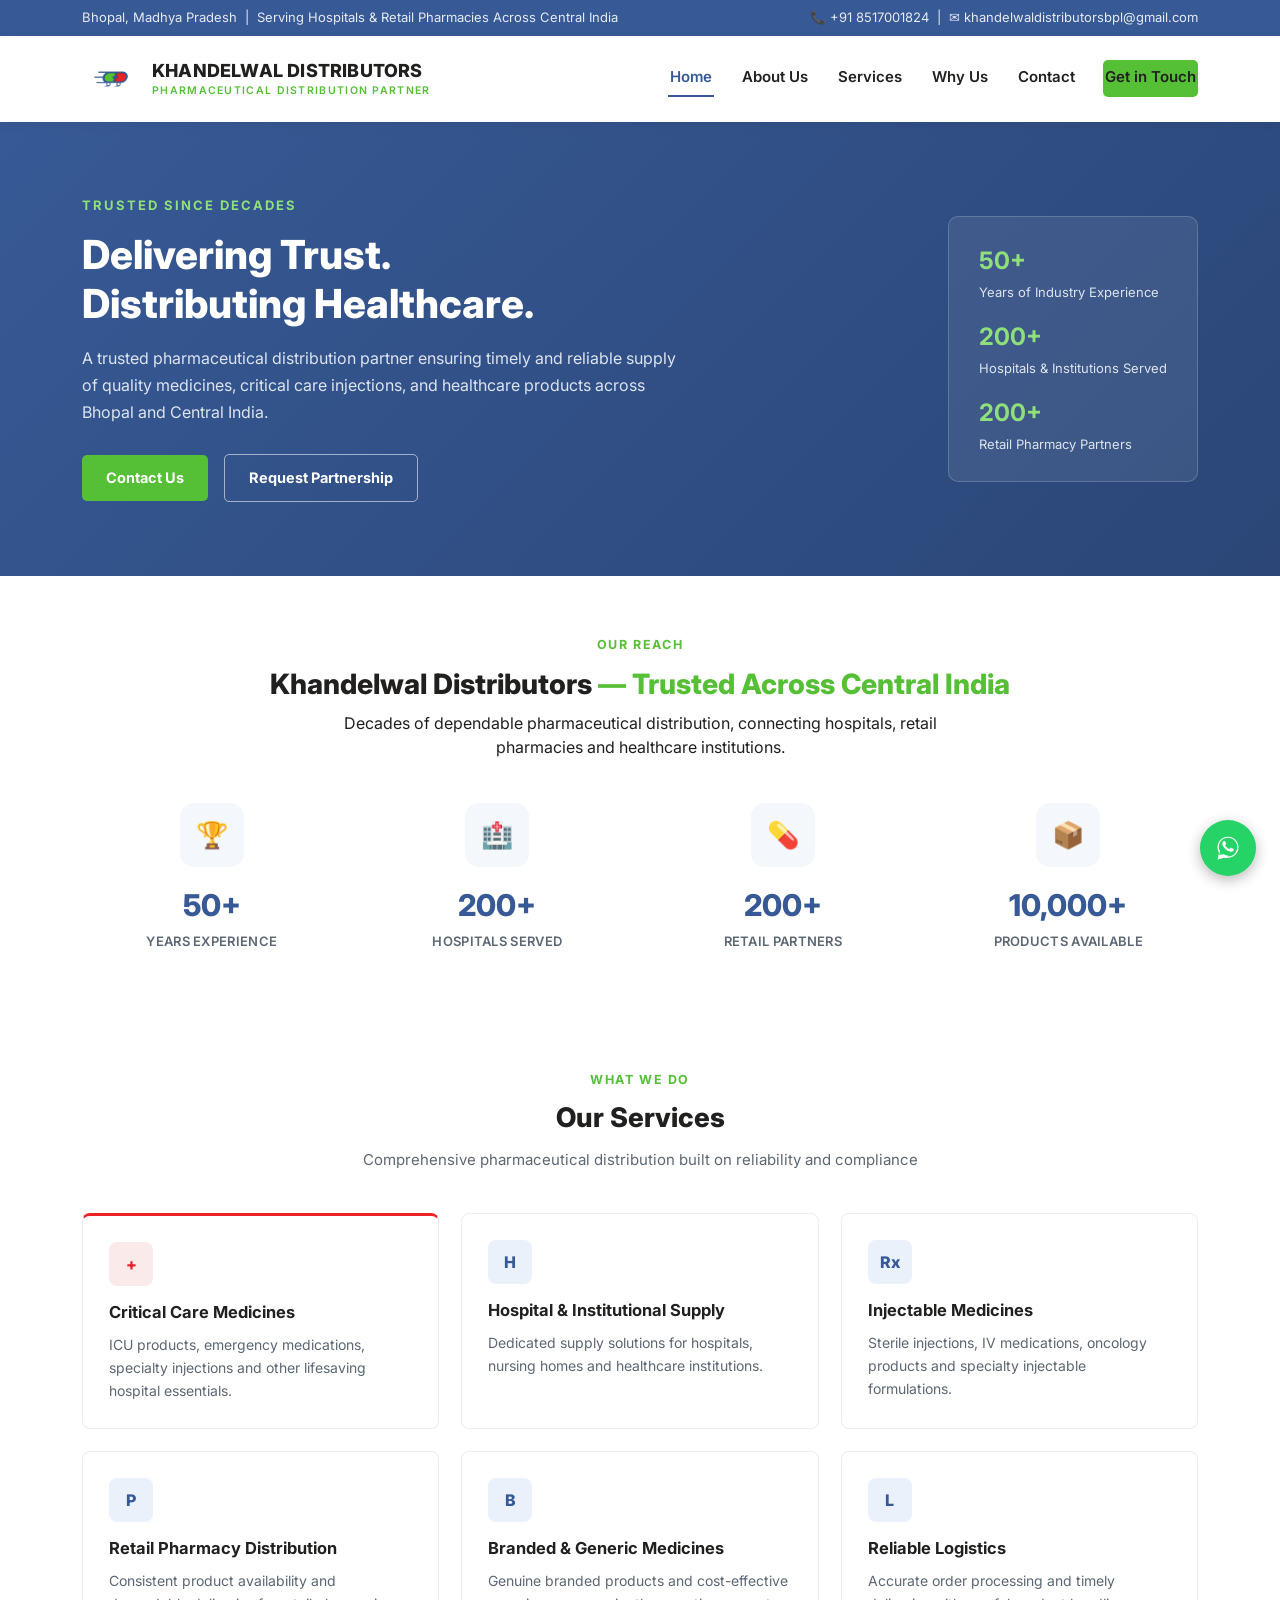
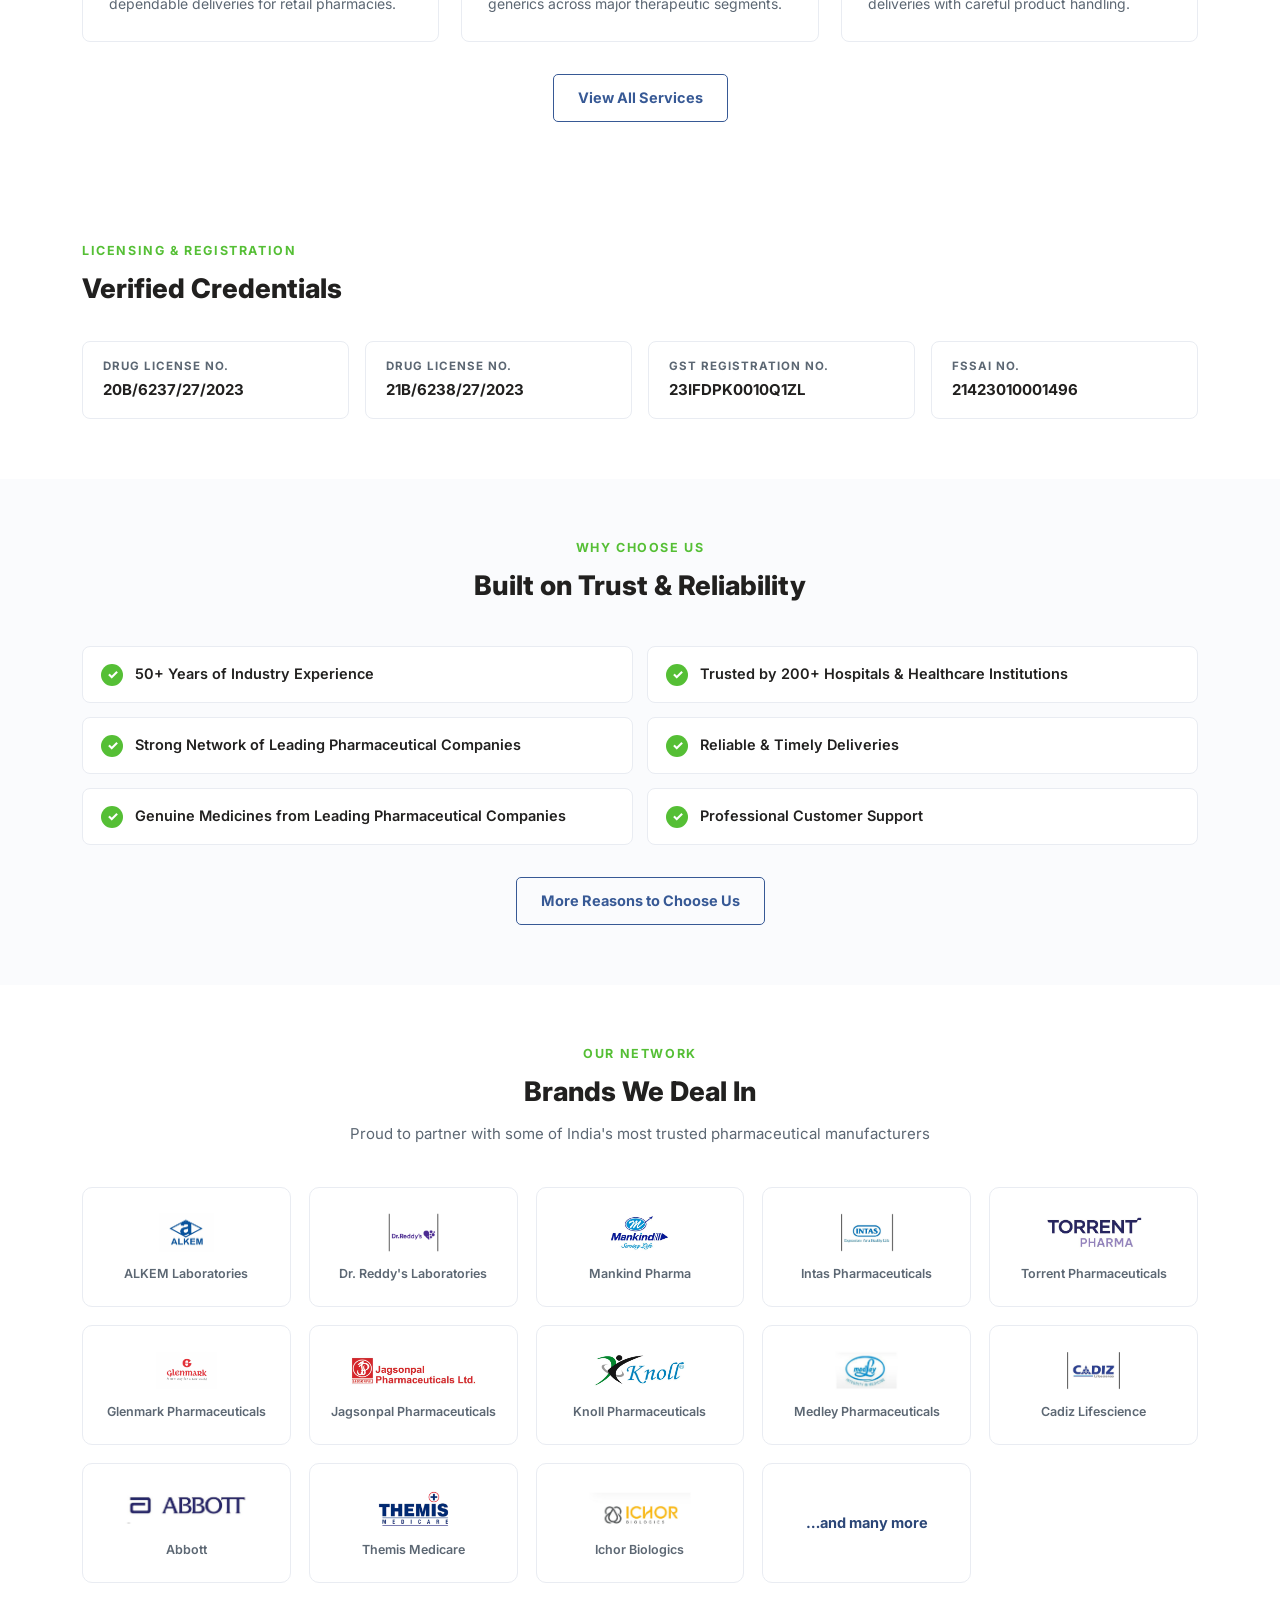
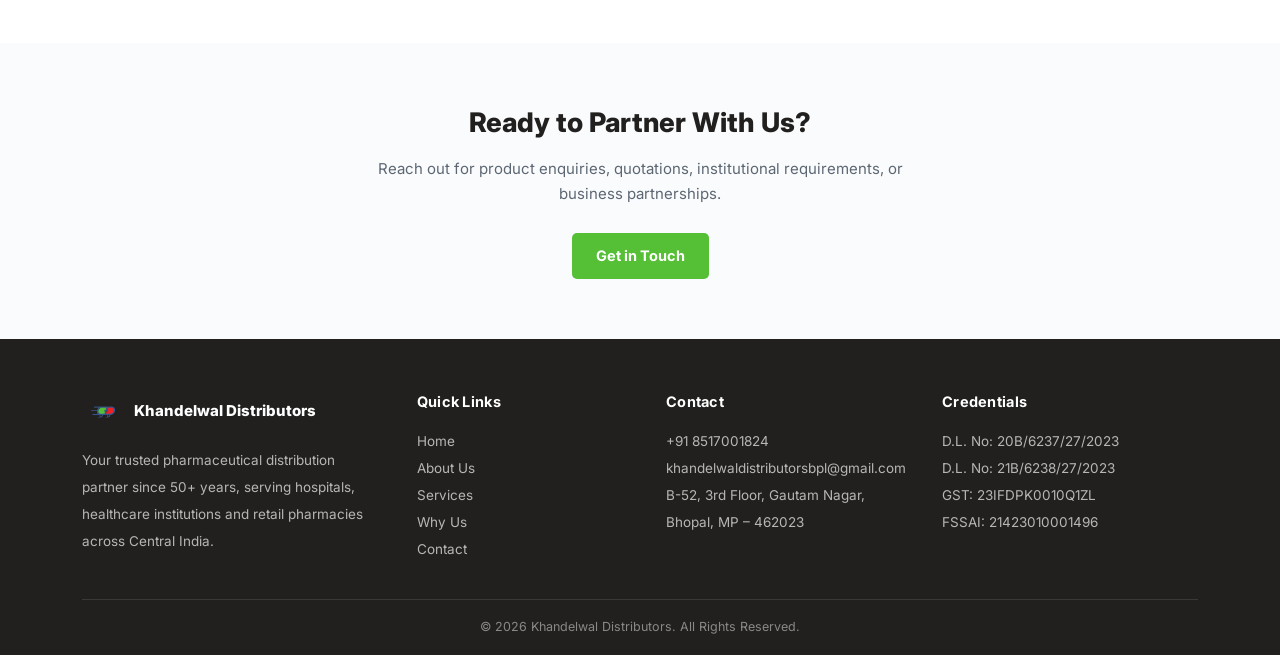
<file: index.html>
<!DOCTYPE html>
<html lang="en">
<head>
<meta charset="UTF-8">
<meta name="viewport" content="width=device-width, initial-scale=1.0">
<title>Khandelwal Distributors | Pharmaceutical Distribution Partner in Bhopal</title>
<meta name="description" content="Khandelwal Distributors is a trusted pharmaceutical distribution partner in Bhopal, serving hospitals, healthcare institutions and retail pharmacies across Central India with critical care injections, branded and generic medicines.">
<link rel="canonical" href="https://www.khandelwaldistributors.in/">
<meta property="og:type" content="website">
<meta property="og:title" content="Khandelwal Distributors | Pharmaceutical Distribution Partner in Bhopal">
<meta property="og:description" content="Trusted pharmaceutical distribution partner serving hospitals, healthcare institutions and retail pharmacies across Central India for over 50 years.">
<meta property="og:image" content="https://www.khandelwaldistributors.in/assets/logo-solid.png">
<meta property="og:url" content="https://www.khandelwaldistributors.in/">
<meta name="twitter:card" content="summary_large_image">
<link rel="icon" href="assets/favicon-32.png" sizes="32x32" type="image/png">
<link rel="icon" href="assets/favicon-16.png" sizes="16x16" type="image/png">
<link rel="apple-touch-icon" href="assets/favicon-180.png">
<link rel="stylesheet" href="css/style.css">
<link rel="preconnect" href="https://fonts.googleapis.com">
<link href="https://fonts.googleapis.com/css2?family=Inter:wght@400;500;600;700;800&display=swap" rel="stylesheet">
<script type="application/ld+json">
{
  "@context": "https://schema.org",
  "@type": "MedicalBusiness",
  "name": "Khandelwal Distributors",
  "description": "Pharmaceutical distribution partner serving hospitals, healthcare institutions and retail pharmacies across Central India for over 50 years, specializing in critical care injections.",
  "url": "https://www.khandelwaldistributors.in/",
  "logo": "https://www.khandelwaldistributors.in/assets/logo-solid.png",
  "telephone": "+91-8517001824",
  "email": "khandelwaldistributorsbpl@gmail.com",
  "address": {
    "@type": "PostalAddress",
    "streetAddress": "B-52, 3rd Floor, Gautam Nagar",
    "addressLocality": "Bhopal",
    "addressRegion": "Madhya Pradesh",
    "postalCode": "462023",
    "addressCountry": "IN"
  },
  "openingHoursSpecification": [{
    "@type": "OpeningHoursSpecification",
    "dayOfWeek": ["Monday","Tuesday","Wednesday","Thursday","Friday","Saturday"],
    "opens": "09:00",
    "closes": "20:00"
  }],
  "areaServed": "Central India",
  "priceRange": "$$"
}
</script>
</head>
<body>
<a href="#main" class="skip-link">Skip to content</a>

<div class="topbar">
  <div class="container">
    <span>Bhopal, Madhya Pradesh &nbsp;|&nbsp; Serving Hospitals &amp; Retail Pharmacies Across Central India</span>
    <span><a href="tel:+918517001824">📞 +91 8517001824</a> &nbsp;|&nbsp; <a href="mailto:khandelwaldistributorsbpl@gmail.com">✉ khandelwaldistributorsbpl@gmail.com</a></span>
  </div>
</div>

<header class="site-header">
  <div class="container">
    <a href="index.html" class="brand">
      <img src="assets/logo.png" alt="Khandelwal Distributors logo">
      <div class="name">KHANDELWAL DISTRIBUTORS<small>PHARMACEUTICAL DISTRIBUTION PARTNER</small></div>
    </a>
    <button class="nav-toggle" aria-label="Toggle menu">☰</button>
    <nav class="main-nav">
      <a href="index.html" class="active">Home</a>
      <a href="about.html">About Us</a>
      <a href="services.html">Services</a>
      <a href="why-us.html">Why Us</a>
      <a href="contact.html">Contact</a>
      <a href="contact.html" class="btn btn-primary">Get in Touch</a>
    </nav>
  </div>
</header>

<main id="main">

<section class="home-hero">
  <div class="container">
    <div class="home-hero-text">
      <div class="eyebrow">Trusted Since Decades</div>
      <h1>Delivering Trust.<br>Distributing Healthcare.</h1>
      <p>A trusted pharmaceutical distribution partner ensuring timely and reliable supply of quality medicines, critical care injections, and healthcare products across Bhopal and Central India.</p>
      <div class="hero-actions">
        <a href="contact.html" class="btn btn-primary">Contact Us</a>
        <a href="contact.html" class="btn btn-ghost-light">Request Partnership</a>
      </div>
    </div>
    <div class="hero-stats">
      <div class="stat"><b>50+</b><span>Years of Industry Experience</span></div>
      <div class="stat"><b>200+</b><span>Hospitals &amp; Institutions Served</span></div>
      <div class="stat"><b>200+</b><span>Retail Pharmacy Partners</span></div>
    </div>
  </div>
</section>

<section class="reach-banner">
  <div class="container">
    <div class="eyebrow-sm" style="display:flex;">Our Reach</div>
    <h2>Khandelwal Distributors <span>— Trusted Across Central India</span></h2>
    <p class="sub">Decades of dependable pharmaceutical distribution, connecting hospitals, retail pharmacies and healthcare institutions.</p>
    <div class="reach-grid">
      <div class="reach-tile">
        <div class="reach-icon">🏆</div>
        <b>50+</b>
        <span>Years Experience</span>
      </div>
      <div class="reach-tile">
        <div class="reach-icon">🏥</div>
        <b>200+</b>
        <span>Hospitals Served</span>
      </div>
      <div class="reach-tile">
        <div class="reach-icon">💊</div>
        <b>200+</b>
        <span>Retail Partners</span>
      </div>
      <div class="reach-tile">
        <div class="reach-icon">📦</div>
        <b>10,000+</b>
        <span>Products Available</span>
      </div>
    </div>
  </div>
</section>

<section class="section">
  <div class="container">
    <div class="section-head">
      <div class="eyebrow-sm">What We Do</div>
      <h2>Our Services</h2>
      <div class="sub">Comprehensive pharmaceutical distribution built on reliability and compliance</div>
    </div>
    <div class="grid-3">
      <div class="card critical">
        <div class="icon">+</div>
        <h3>Critical Care Medicines</h3>
        <p>ICU products, emergency medications, specialty injections and other lifesaving hospital essentials.</p>
      </div>
      <div class="card">
        <div class="icon">H</div>
        <h3>Hospital &amp; Institutional Supply</h3>
        <p>Dedicated supply solutions for hospitals, nursing homes and healthcare institutions.</p>
      </div>
      <div class="card">
        <div class="icon">Rx</div>
        <h3>Injectable Medicines</h3>
        <p>Sterile injections, IV medications, oncology products and specialty injectable formulations.</p>
      </div>
      <div class="card">
        <div class="icon">P</div>
        <h3>Retail Pharmacy Distribution</h3>
        <p>Consistent product availability and dependable deliveries for retail pharmacies.</p>
      </div>
      <div class="card">
        <div class="icon">B</div>
        <h3>Branded &amp; Generic Medicines</h3>
        <p>Genuine branded products and cost-effective generics across major therapeutic segments.</p>
      </div>
      <div class="card">
        <div class="icon">L</div>
        <h3>Reliable Logistics</h3>
        <p>Accurate order processing and timely deliveries with careful product handling.</p>
      </div>
    </div>
    <div style="text-align:center;margin-top:32px;">
      <a href="services.html" class="btn btn-outline">View All Services</a>
    </div>
  </div>
</section>

<section class="section">
  <div class="container">
    <div class="section-head left">
      <div class="eyebrow-sm">Licensing &amp; Registration</div>
      <h2>Verified Credentials</h2>
    </div>
    <div class="cred-strip">
      <div class="cred-badge"><div class="label">Drug License No.</div><div class="value">20B/6237/27/2023</div></div>
      <div class="cred-badge"><div class="label">Drug License No.</div><div class="value">21B/6238/27/2023</div></div>
      <div class="cred-badge"><div class="label">GST Registration No.</div><div class="value">23IFDPK0010Q1ZL</div></div>
      <div class="cred-badge"><div class="label">FSSAI No.</div><div class="value">21423010001496</div></div>
    </div>
  </div>
</section>

<section class="section alt">
  <div class="container">
    <div class="section-head">
      <div class="eyebrow-sm">Why Choose Us</div>
      <h2>Built on Trust &amp; Reliability</h2>
    </div>
    <div class="check-grid">
      <div class="check-item"><div class="tick">✓</div><p>50+ Years of Industry Experience</p></div>
      <div class="check-item"><div class="tick">✓</div><p>Trusted by 200+ Hospitals &amp; Healthcare Institutions</p></div>
      <div class="check-item"><div class="tick">✓</div><p>Strong Network of Leading Pharmaceutical Companies</p></div>
      <div class="check-item"><div class="tick">✓</div><p>Reliable &amp; Timely Deliveries</p></div>
      <div class="check-item"><div class="tick">✓</div><p>Genuine Medicines from Leading Pharmaceutical Companies</p></div>
      <div class="check-item"><div class="tick">✓</div><p>Professional Customer Support</p></div>
    </div>
    <div style="text-align:center;margin-top:32px;">
      <a href="why-us.html" class="btn btn-outline">More Reasons to Choose Us</a>
    </div>
  </div>
</section>

<section class="section">
  <div class="container">
    <div class="section-head">
      <div class="eyebrow-sm">Our Network</div>
      <h2>Brands We Deal In</h2>
      <div class="sub">Proud to partner with some of India's most trusted pharmaceutical manufacturers</div>
    </div>
    <div class="brand-grid">
      <div class="brand-tile"><img src="assets/brands/alkem.png" alt="ALKEM Laboratories logo"><span>ALKEM Laboratories</span></div>
      <div class="brand-tile"><img src="assets/brands/dr-reddys.png" alt="Dr. Reddy's Laboratories logo"><span>Dr. Reddy's Laboratories</span></div>
      <div class="brand-tile"><img src="assets/brands/mankind.png" alt="Mankind Pharma logo"><span>Mankind Pharma</span></div>
      <div class="brand-tile"><img src="assets/brands/intas.png" alt="Intas Pharmaceuticals logo"><span>Intas Pharmaceuticals</span></div>
      <div class="brand-tile"><img src="assets/brands/torrent.png" alt="Torrent Pharmaceuticals logo"><span>Torrent Pharmaceuticals</span></div>
      <div class="brand-tile"><img src="assets/brands/glenmark.png" alt="Glenmark Pharmaceuticals logo"><span>Glenmark Pharmaceuticals</span></div>
      <div class="brand-tile"><img src="assets/brands/jagsonpal.png" alt="Jagsonpal Pharmaceuticals logo"><span>Jagsonpal Pharmaceuticals</span></div>
      <div class="brand-tile"><img src="assets/brands/knoll.png" alt="Knoll Pharmaceuticals logo"><span>Knoll Pharmaceuticals</span></div>
      <div class="brand-tile"><img src="assets/brands/medley.png" alt="Medley Pharmaceuticals logo"><span>Medley Pharmaceuticals</span></div>
      <div class="brand-tile"><img src="assets/brands/cadiz.png" alt="Cadiz Lifescience logo"><span>Cadiz Lifescience</span></div>
      <div class="brand-tile"><img src="assets/brands/abbott.png" alt="Abbott logo"><span>Abbott</span></div>
      <div class="brand-tile"><img src="assets/brands/themis.png" alt="Themis Medicare logo"><span>Themis Medicare</span></div>
      <div class="brand-tile"><img src="assets/brands/ichor.png" alt="Ichor Biologics logo"><span>Ichor Biologics</span></div>
      <div class="brand-tile" style="justify-content:center;"><span style="font-size:14.5px;color:var(--blue-dark);font-weight:700;">…and many more</span></div>
    </div>
  </div>
</section>

<section class="section alt">
  <div class="container" style="text-align:center;">
    <h2 style="margin-bottom:14px;">Ready to Partner With Us?</h2>
    <p class="sub" style="max-width:560px;margin:0 auto 26px;">Reach out for product enquiries, quotations, institutional requirements, or business partnerships.</p>
    <a href="contact.html" class="btn btn-primary">Get in Touch</a>
  </div>
</section>

</main>

<footer class="site-footer">
  <div class="container">
    <div class="foot-grid">
      <div>
        <div class="foot-brand"><img src="assets/logo.png" alt="Khandelwal Distributors logo"><span>Khandelwal Distributors</span></div>
        <p>Your trusted pharmaceutical distribution partner since 50+ years, serving hospitals, healthcare institutions and retail pharmacies across Central India.</p>
      </div>
      <div>
        <h4>Quick Links</h4>
        <p><a href="index.html">Home</a><br><a href="about.html">About Us</a><br><a href="services.html">Services</a><br><a href="why-us.html">Why Us</a><br><a href="contact.html">Contact</a></p>
      </div>
      <div>
        <h4>Contact</h4>
        <p><a href="tel:+918517001824">+91 8517001824</a><br><a href="mailto:khandelwaldistributorsbpl@gmail.com">khandelwaldistributorsbpl@gmail.com</a><br>B-52, 3rd Floor, Gautam Nagar,<br>Bhopal, MP – 462023</p>
      </div>
      <div>
        <h4>Credentials</h4>
        <p>D.L. No: 20B/6237/27/2023<br>D.L. No: 21B/6238/27/2023<br>GST: 23IFDPK0010Q1ZL<br>FSSAI: 21423010001496</p>
      </div>
    </div>
    <div class="foot-bottom">© 2026 Khandelwal Distributors. All Rights Reserved.</div>
  </div>
</footer>

<a href="https://api.whatsapp.com/send?phone=918517001824&text=Hi%20Khandelwal%20Distributors%2C%20I%27d%20like%20to%20enquire%20about%20your%20products%2Fservices." class="whatsapp-float" aria-label="Chat on WhatsApp" target="_blank" rel="noopener">
  <svg viewBox="0 0 32 32" fill="white"><path d="M16.001 3C9.373 3 4 8.373 4 15c0 2.34.653 4.53 1.785 6.4L4 29l7.79-1.75A11.94 11.94 0 0 0 16 27c6.627 0 12-5.373 12-12S22.628 3 16.001 3zm0 21.6c-1.86 0-3.598-.5-5.09-1.37l-.365-.213-4.62 1.04 1.06-4.5-.24-.375A9.55 9.55 0 0 1 5.4 15c0-5.85 4.76-10.6 10.6-10.6 5.84 0 10.6 4.75 10.6 10.6s-4.76 10.6-10.6 10.6zm5.86-7.94c-.32-.16-1.9-.94-2.2-1.045-.295-.11-.51-.16-.725.16-.215.32-.83 1.045-1.02 1.26-.19.215-.375.24-.695.08-.32-.16-1.35-.5-2.57-1.585-.95-.845-1.59-1.89-1.78-2.21-.185-.32-.02-.49.14-.65.145-.145.32-.375.48-.565.16-.19.215-.32.32-.535.11-.215.055-.4-.025-.565-.08-.16-.725-1.745-.995-2.39-.26-.625-.53-.54-.725-.55-.19-.01-.405-.01-.62-.01a1.19 1.19 0 0 0-.865.4c-.295.32-1.135 1.11-1.135 2.7 0 1.6 1.165 3.14 1.325 3.355.16.215 2.29 3.495 5.545 4.9.775.335 1.38.535 1.85.685.775.245 1.48.21 2.04.13.62-.095 1.9-.775 2.17-1.525.27-.75.27-1.39.19-1.525-.08-.135-.295-.215-.615-.375z"/></svg>
</a>

<script src="assets/main.js"></script>
</body>
</html>
</file>
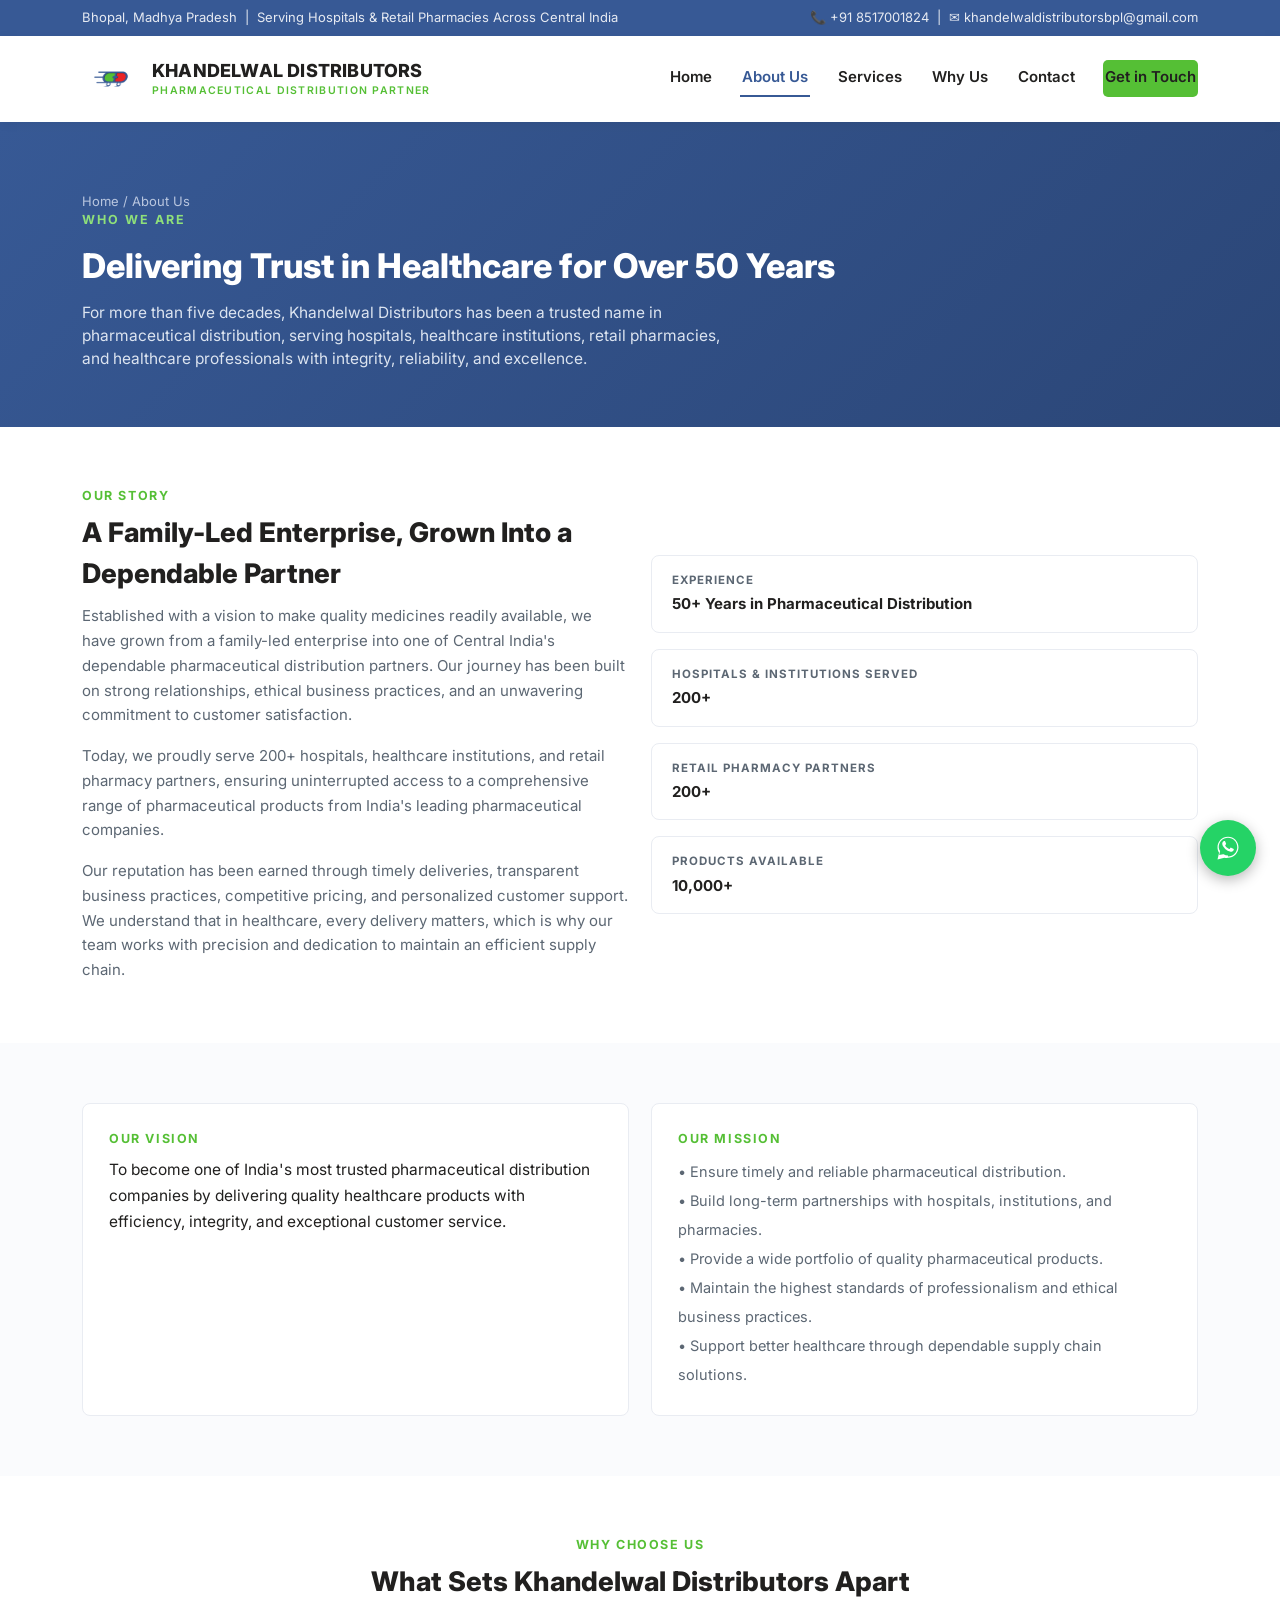
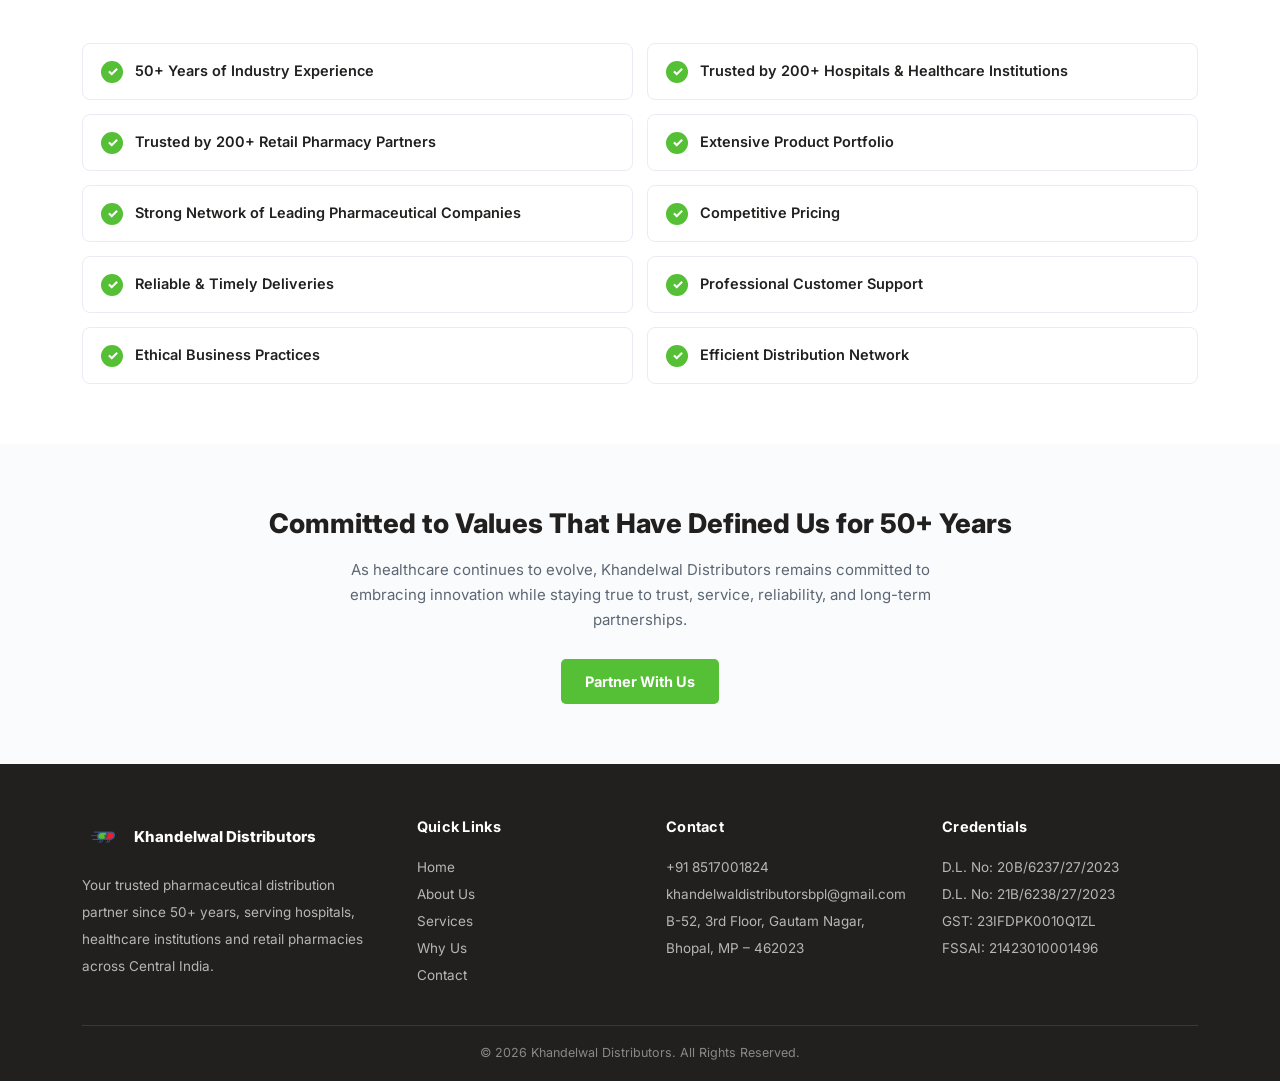
<file: about.html>
<!DOCTYPE html>
<html lang="en">
<head>
<meta charset="UTF-8">
<meta name="viewport" content="width=device-width, initial-scale=1.0">
<title>About Us | Khandelwal Distributors - Pharmaceutical Distribution, Bhopal</title>
<meta name="description" content="Learn about Khandelwal Distributors, a trusted pharmaceutical distribution partner serving hospitals, healthcare institutions and retail pharmacies across Central India for over 50 years.">
<link rel="canonical" href="https://www.khandelwaldistributors.in/about.html">
<meta property="og:type" content="website">
<meta property="og:title" content="About Us | Khandelwal Distributors">
<meta property="og:description" content="A trusted pharmaceutical distribution partner serving Central India for over 50 years.">
<meta property="og:image" content="https://www.khandelwaldistributors.in/assets/logo-solid.png">
<link rel="icon" href="assets/favicon-32.png" sizes="32x32" type="image/png">
<link rel="icon" href="assets/favicon-16.png" sizes="16x16" type="image/png">
<link rel="apple-touch-icon" href="assets/favicon-180.png">
<link rel="stylesheet" href="css/style.css">
<link rel="preconnect" href="https://fonts.googleapis.com">
<link href="https://fonts.googleapis.com/css2?family=Inter:wght@400;500;600;700;800&display=swap" rel="stylesheet">
</head>
<body>
<a href="#main" class="skip-link">Skip to content</a>

<div class="topbar">
  <div class="container">
    <span>Bhopal, Madhya Pradesh &nbsp;|&nbsp; Serving Hospitals &amp; Retail Pharmacies Across Central India</span>
    <span><a href="tel:+918517001824">📞 +91 8517001824</a> &nbsp;|&nbsp; <a href="mailto:khandelwaldistributorsbpl@gmail.com">✉ khandelwaldistributorsbpl@gmail.com</a></span>
  </div>
</div>

<header class="site-header">
  <div class="container">
    <a href="index.html" class="brand">
      <img src="assets/logo.png" alt="Khandelwal Distributors logo">
      <div class="name">KHANDELWAL DISTRIBUTORS<small>PHARMACEUTICAL DISTRIBUTION PARTNER</small></div>
    </a>
    <button class="nav-toggle" aria-label="Toggle menu">☰</button>
    <nav class="main-nav">
      <a href="index.html">Home</a>
      <a href="about.html" class="active">About Us</a>
      <a href="services.html">Services</a>
      <a href="why-us.html">Why Us</a>
      <a href="contact.html">Contact</a>
      <a href="contact.html" class="btn btn-primary">Get in Touch</a>
    </nav>
  </div>
</header>

<main id="main">

<section class="page-hero">
  <div class="container">
    <div class="breadcrumb"><a href="index.html">Home</a> / About Us</div>
    <div class="eyebrow">Who We Are</div>
    <h1>Delivering Trust in Healthcare for Over 50 Years</h1>
    <p>For more than five decades, Khandelwal Distributors has been a trusted name in pharmaceutical distribution, serving hospitals, healthcare institutions, retail pharmacies, and healthcare professionals with integrity, reliability, and excellence.</p>
  </div>
</section>

<section class="section">
  <div class="container">
    <div class="grid-2" style="align-items:center;">
      <div>
        <div class="eyebrow-sm">Our Story</div>
        <h2>A Family-Led Enterprise, Grown Into a Dependable Partner</h2>
        <p class="sub" style="margin-bottom:16px;">Established with a vision to make quality medicines readily available, we have grown from a family-led enterprise into one of Central India's dependable pharmaceutical distribution partners. Our journey has been built on strong relationships, ethical business practices, and an unwavering commitment to customer satisfaction.</p>
        <p class="sub" style="margin-bottom:16px;">Today, we proudly serve 200+ hospitals, healthcare institutions, and retail pharmacy partners, ensuring uninterrupted access to a comprehensive range of pharmaceutical products from India's leading pharmaceutical companies.</p>
        <p class="sub">Our reputation has been earned through timely deliveries, transparent business practices, competitive pricing, and personalized customer support. We understand that in healthcare, every delivery matters, which is why our team works with precision and dedication to maintain an efficient supply chain.</p>
      </div>
      <div class="cred-strip" style="flex-direction:column;">
        <div class="cred-badge"><div class="label">Experience</div><div class="value">50+ Years in Pharmaceutical Distribution</div></div>
        <div class="cred-badge"><div class="label">Hospitals &amp; Institutions Served</div><div class="value">200+</div></div>
        <div class="cred-badge"><div class="label">Retail Pharmacy Partners</div><div class="value">200+</div></div>
        <div class="cred-badge"><div class="label">Products Available</div><div class="value">10,000+</div></div>
      </div>
    </div>
  </div>
</section>

<section class="section alt">
  <div class="container">
    <div class="grid-2">
      <div class="card">
        <div class="eyebrow-sm">Our Vision</div>
        <p style="font-size:15.5px;color:var(--ink);line-height:1.7;">To become one of India's most trusted pharmaceutical distribution companies by delivering quality healthcare products with efficiency, integrity, and exceptional customer service.</p>
      </div>
      <div class="card">
        <div class="eyebrow-sm">Our Mission</div>
        <ul style="font-size:14.5px;color:var(--gray);line-height:2;">
          <li>• Ensure timely and reliable pharmaceutical distribution.</li>
          <li>• Build long-term partnerships with hospitals, institutions, and pharmacies.</li>
          <li>• Provide a wide portfolio of quality pharmaceutical products.</li>
          <li>• Maintain the highest standards of professionalism and ethical business practices.</li>
          <li>• Support better healthcare through dependable supply chain solutions.</li>
        </ul>
      </div>
    </div>
  </div>
</section>

<section class="section">
  <div class="container">
    <div class="section-head">
      <div class="eyebrow-sm">Why Choose Us</div>
      <h2>What Sets Khandelwal Distributors Apart</h2>
    </div>
    <div class="check-grid">
      <div class="check-item"><div class="tick">✓</div><p>50+ Years of Industry Experience</p></div>
      <div class="check-item"><div class="tick">✓</div><p>Trusted by 200+ Hospitals &amp; Healthcare Institutions</p></div>
      <div class="check-item"><div class="tick">✓</div><p>Trusted by 200+ Retail Pharmacy Partners</p></div>
      <div class="check-item"><div class="tick">✓</div><p>Extensive Product Portfolio</p></div>
      <div class="check-item"><div class="tick">✓</div><p>Strong Network of Leading Pharmaceutical Companies</p></div>
      <div class="check-item"><div class="tick">✓</div><p>Competitive Pricing</p></div>
      <div class="check-item"><div class="tick">✓</div><p>Reliable &amp; Timely Deliveries</p></div>
      <div class="check-item"><div class="tick">✓</div><p>Professional Customer Support</p></div>
      <div class="check-item"><div class="tick">✓</div><p>Ethical Business Practices</p></div>
      <div class="check-item"><div class="tick">✓</div><p>Efficient Distribution Network</p></div>
    </div>
  </div>
</section>

<section class="section alt">
  <div class="container" style="text-align:center;">
    <h2 style="margin-bottom:14px;">Committed to Values That Have Defined Us for 50+ Years</h2>
    <p class="sub" style="max-width:640px;margin:0 auto 26px;">As healthcare continues to evolve, Khandelwal Distributors remains committed to embracing innovation while staying true to trust, service, reliability, and long-term partnerships.</p>
    <a href="contact.html" class="btn btn-primary">Partner With Us</a>
  </div>
</section>

</main>

<footer class="site-footer">
  <div class="container">
    <div class="foot-grid">
      <div>
        <div class="foot-brand"><img src="assets/logo.png" alt="Khandelwal Distributors logo"><span>Khandelwal Distributors</span></div>
        <p>Your trusted pharmaceutical distribution partner since 50+ years, serving hospitals, healthcare institutions and retail pharmacies across Central India.</p>
      </div>
      <div>
        <h4>Quick Links</h4>
        <p><a href="index.html">Home</a><br><a href="about.html">About Us</a><br><a href="services.html">Services</a><br><a href="why-us.html">Why Us</a><br><a href="contact.html">Contact</a></p>
      </div>
      <div>
        <h4>Contact</h4>
        <p><a href="tel:+918517001824">+91 8517001824</a><br><a href="mailto:khandelwaldistributorsbpl@gmail.com">khandelwaldistributorsbpl@gmail.com</a><br>B-52, 3rd Floor, Gautam Nagar,<br>Bhopal, MP – 462023</p>
      </div>
      <div>
        <h4>Credentials</h4>
        <p>D.L. No: 20B/6237/27/2023<br>D.L. No: 21B/6238/27/2023<br>GST: 23IFDPK0010Q1ZL<br>FSSAI: 21423010001496</p>
      </div>
    </div>
    <div class="foot-bottom">© 2026 Khandelwal Distributors. All Rights Reserved.</div>
  </div>
</footer>

<a href="https://api.whatsapp.com/send?phone=918517001824&text=Hi%20Khandelwal%20Distributors%2C%20I%27d%20like%20to%20enquire%20about%20your%20products%2Fservices." class="whatsapp-float" aria-label="Chat on WhatsApp" target="_blank" rel="noopener">
  <svg viewBox="0 0 32 32" fill="white"><path d="M16.001 3C9.373 3 4 8.373 4 15c0 2.34.653 4.53 1.785 6.4L4 29l7.79-1.75A11.94 11.94 0 0 0 16 27c6.627 0 12-5.373 12-12S22.628 3 16.001 3zm0 21.6c-1.86 0-3.598-.5-5.09-1.37l-.365-.213-4.62 1.04 1.06-4.5-.24-.375A9.55 9.55 0 0 1 5.4 15c0-5.85 4.76-10.6 10.6-10.6 5.84 0 10.6 4.75 10.6 10.6s-4.76 10.6-10.6 10.6zm5.86-7.94c-.32-.16-1.9-.94-2.2-1.045-.295-.11-.51-.16-.725.16-.215.32-.83 1.045-1.02 1.26-.19.215-.375.24-.695.08-.32-.16-1.35-.5-2.57-1.585-.95-.845-1.59-1.89-1.78-2.21-.185-.32-.02-.49.14-.65.145-.145.32-.375.48-.565.16-.19.215-.32.32-.535.11-.215.055-.4-.025-.565-.08-.16-.725-1.745-.995-2.39-.26-.625-.53-.54-.725-.55-.19-.01-.405-.01-.62-.01a1.19 1.19 0 0 0-.865.4c-.295.32-1.135 1.11-1.135 2.7 0 1.6 1.165 3.14 1.325 3.355.16.215 2.29 3.495 5.545 4.9.775.335 1.38.535 1.85.685.775.245 1.48.21 2.04.13.62-.095 1.9-.775 2.17-1.525.27-.75.27-1.39.19-1.525-.08-.135-.295-.215-.615-.375z"/></svg>
</a>

<script src="assets/main.js"></script>
</body>
</html>
</file>
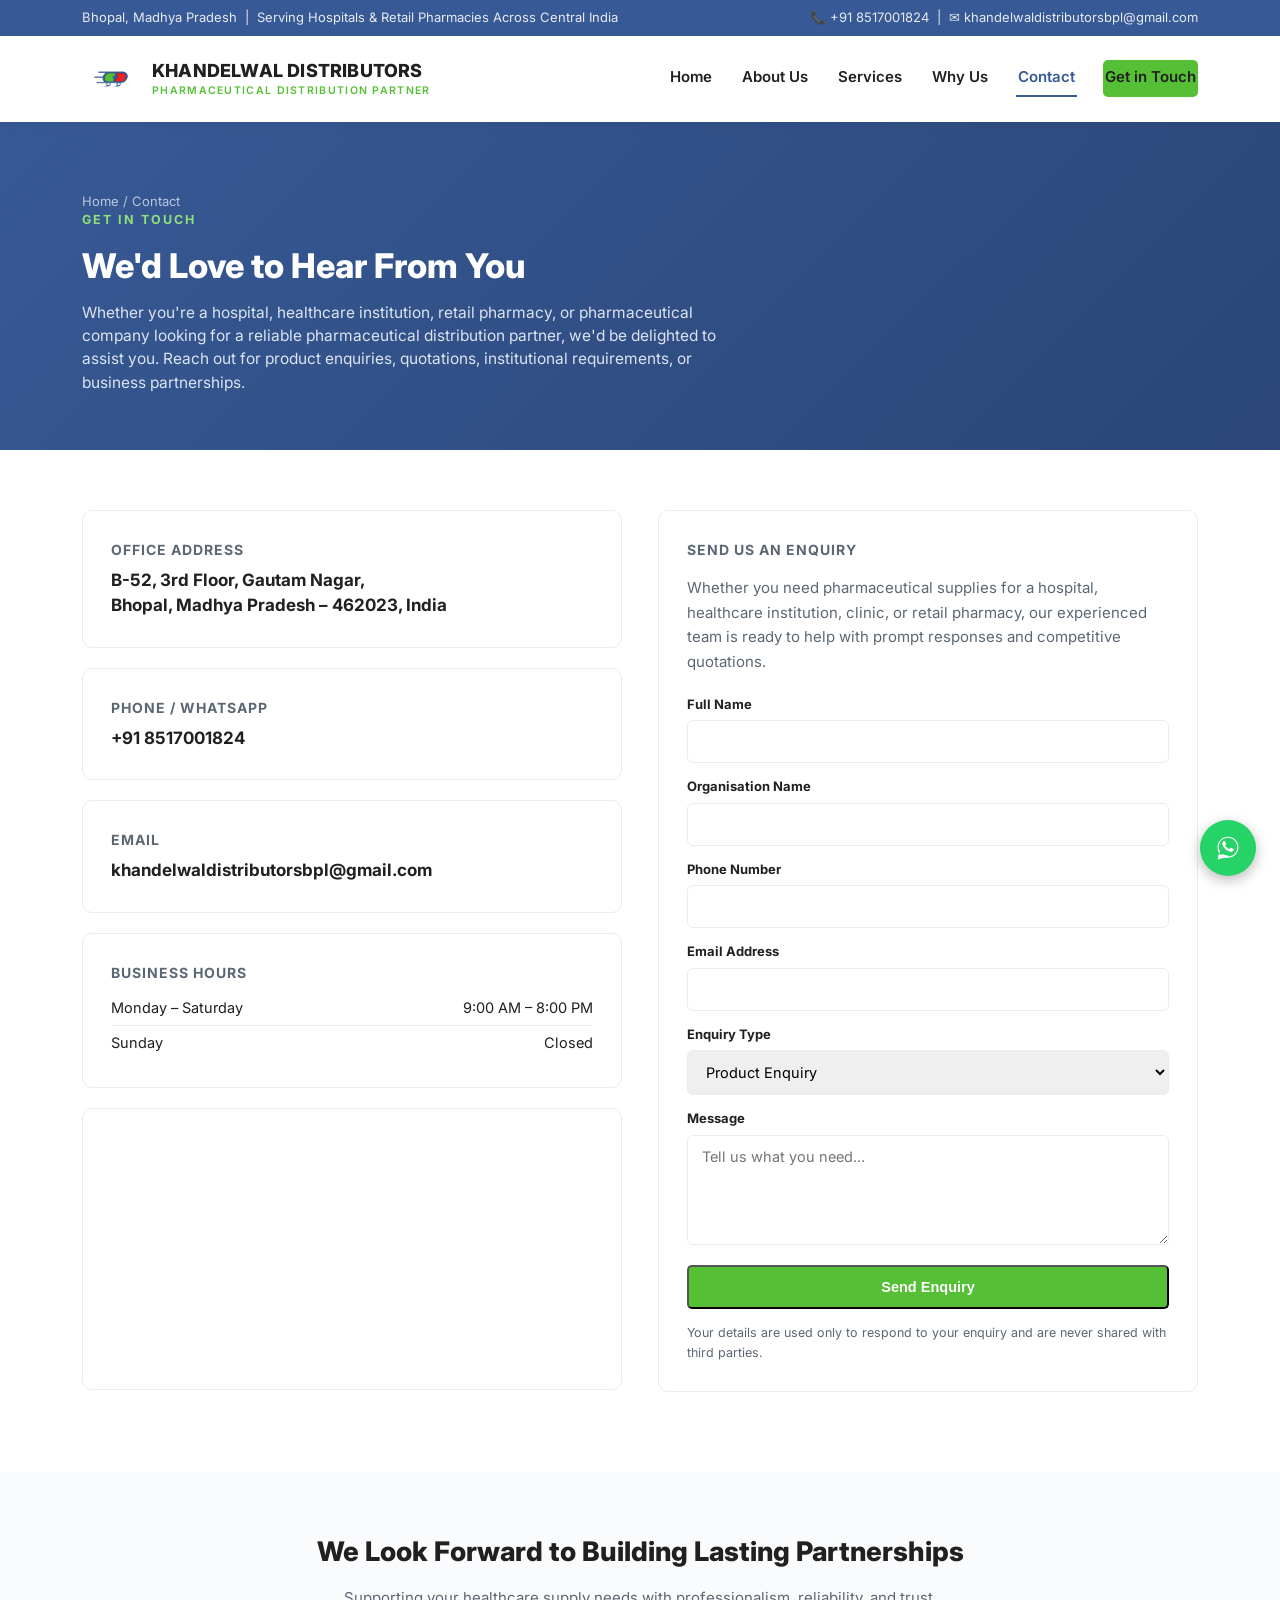
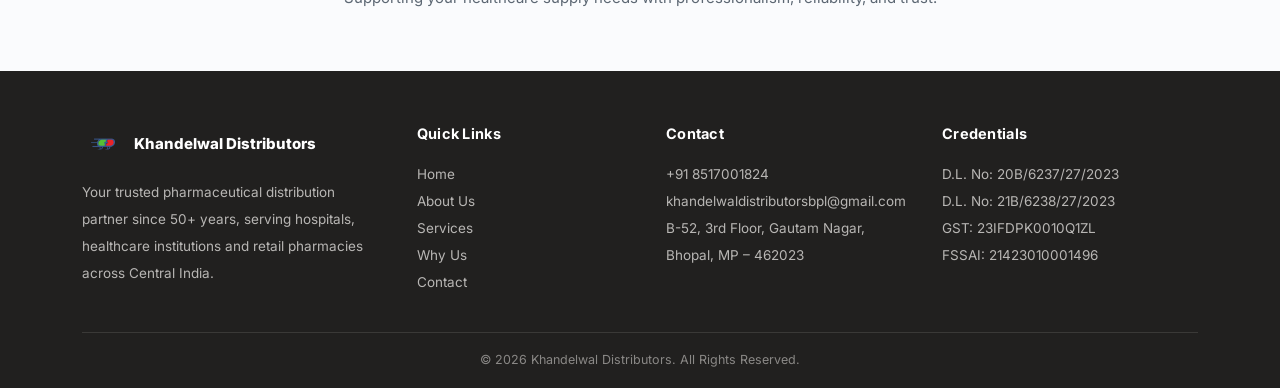
<file: contact.html>
<!DOCTYPE html>
<html lang="en">
<head>
<meta charset="UTF-8">
<meta name="viewport" content="width=device-width, initial-scale=1.0">
<title>Contact Us | Khandelwal Distributors - Bhopal, Madhya Pradesh</title>
<meta name="description" content="Get in touch with Khandelwal Distributors for pharmaceutical product enquiries, quotations, and institutional supply requirements. Located in Gautam Nagar, Bhopal.">
<link rel="canonical" href="https://www.khandelwaldistributors.in/contact.html">
<meta property="og:type" content="website">
<meta property="og:title" content="Contact Us | Khandelwal Distributors">
<meta property="og:description" content="Reach out for product enquiries, quotations, or business partnerships.">
<meta property="og:image" content="https://www.khandelwaldistributors.in/assets/logo-solid.png">
<link rel="icon" href="assets/favicon-32.png" sizes="32x32" type="image/png">
<link rel="icon" href="assets/favicon-16.png" sizes="16x16" type="image/png">
<link rel="apple-touch-icon" href="assets/favicon-180.png">
<link rel="stylesheet" href="css/style.css">
<link rel="preconnect" href="https://fonts.googleapis.com">
<link href="https://fonts.googleapis.com/css2?family=Inter:wght@400;500;600;700;800&display=swap" rel="stylesheet">
</head>
<body>
<a href="#main" class="skip-link">Skip to content</a>

<div class="topbar">
  <div class="container">
    <span>Bhopal, Madhya Pradesh &nbsp;|&nbsp; Serving Hospitals &amp; Retail Pharmacies Across Central India</span>
    <span><a href="tel:+918517001824">📞 +91 8517001824</a> &nbsp;|&nbsp; <a href="mailto:khandelwaldistributorsbpl@gmail.com">✉ khandelwaldistributorsbpl@gmail.com</a></span>
  </div>
</div>

<header class="site-header">
  <div class="container">
    <a href="index.html" class="brand">
      <img src="assets/logo.png" alt="Khandelwal Distributors logo">
      <div class="name">KHANDELWAL DISTRIBUTORS<small>PHARMACEUTICAL DISTRIBUTION PARTNER</small></div>
    </a>
    <button class="nav-toggle" aria-label="Toggle menu">☰</button>
    <nav class="main-nav">
      <a href="index.html">Home</a>
      <a href="about.html">About Us</a>
      <a href="services.html">Services</a>
      <a href="why-us.html">Why Us</a>
      <a href="contact.html" class="active">Contact</a>
      <a href="contact.html" class="btn btn-primary">Get in Touch</a>
    </nav>
  </div>
</header>

<main id="main">

<section class="page-hero">
  <div class="container">
    <div class="breadcrumb"><a href="index.html">Home</a> / Contact</div>
    <div class="eyebrow">Get in Touch</div>
    <h1>We'd Love to Hear From You</h1>
    <p>Whether you're a hospital, healthcare institution, retail pharmacy, or pharmaceutical company looking for a reliable pharmaceutical distribution partner, we'd be delighted to assist you. Reach out for product enquiries, quotations, institutional requirements, or business partnerships.</p>
  </div>
</section>

<section class="section">
  <div class="container">
    <div class="contact-grid">

      <div>
        <div class="info-block">
          <h3>Office Address</h3>
          <p class="big">B-52, 3rd Floor, Gautam Nagar,<br>Bhopal, Madhya Pradesh – 462023, India</p>
        </div>
        <div class="info-block">
          <h3>Phone / WhatsApp</h3>
          <p class="big"><a href="tel:+918517001824">+91 8517001824</a></p>
        </div>
        <div class="info-block">
          <h3>Email</h3>
          <p class="big"><a href="mailto:khandelwaldistributorsbpl@gmail.com">khandelwaldistributorsbpl@gmail.com</a></p>
        </div>
        <div class="info-block">
          <h3>Business Hours</h3>
          <div class="hours-row"><span>Monday – Saturday</span><span>9:00 AM – 8:00 PM</span></div>
          <div class="hours-row"><span>Sunday</span><span>Closed</span></div>
        </div>
        <div class="map-embed">
          <iframe src="https://www.google.com/maps?q=B-52,+3rd+Floor,+Gautam+Nagar,+Bhopal,+Madhya+Pradesh+462023&output=embed" loading="lazy" title="Khandelwal Distributors location on Google Maps" referrerpolicy="no-referrer-when-downgrade"></iframe>
        </div>
      </div>

      <div>
        <div class="info-block">
          <h3 style="margin-bottom:16px;">Send Us an Enquiry</h3>
          <p class="sub" style="margin-bottom:20px;">Whether you need pharmaceutical supplies for a hospital, healthcare institution, clinic, or retail pharmacy, our experienced team is ready to help with prompt responses and competitive quotations.</p>

          <!--
            NOTE: This form uses Formspree (free tier) to receive submissions by email,
            since a static site has no backend of its own. Replace YOUR_FORM_ID below
            with your actual Formspree endpoint after creating a free account at formspree.io.
          -->
          <form class="enquiry" action="https://formspree.io/f/xlgqdlvr" method="POST">
            <label for="name">Full Name</label>
            <input type="text" id="name" name="name" required>

            <label for="organisation">Organisation Name</label>
            <input type="text" id="organisation" name="organisation">

            <label for="phone">Phone Number</label>
            <input type="tel" id="phone" name="phone" required>

            <label for="email">Email Address</label>
            <input type="email" id="email" name="email" required>

            <label for="type">Enquiry Type</label>
            <select id="type" name="enquiry_type">
              <option>Product Enquiry</option>
              <option>Quotation Request</option>
              <option>Institutional Requirement</option>
              <option>Business Partnership</option>
              <option>Other</option>
            </select>

            <label for="message">Message</label>
            <textarea id="message" name="message" required placeholder="Tell us what you need..."></textarea>

            <button type="submit" class="btn btn-primary" style="width:100%;">Send Enquiry</button>
          </form>
          <p style="font-size:12.5px;color:var(--gray);margin-top:14px;line-height:1.6;">Your details are used only to respond to your enquiry and are never shared with third parties.</p>
        </div>
      </div>

    </div>
  </div>
</section>

<section class="section alt">
  <div class="container" style="text-align:center;">
    <h2 style="margin-bottom:14px;">We Look Forward to Building Lasting Partnerships</h2>
    <p class="sub" style="max-width:640px;margin:0 auto;">Supporting your healthcare supply needs with professionalism, reliability, and trust.</p>
  </div>
</section>

</main>

<footer class="site-footer">
  <div class="container">
    <div class="foot-grid">
      <div>
        <div class="foot-brand"><img src="assets/logo.png" alt="Khandelwal Distributors logo"><span>Khandelwal Distributors</span></div>
        <p>Your trusted pharmaceutical distribution partner since 50+ years, serving hospitals, healthcare institutions and retail pharmacies across Central India.</p>
      </div>
      <div>
        <h4>Quick Links</h4>
        <p><a href="index.html">Home</a><br><a href="about.html">About Us</a><br><a href="services.html">Services</a><br><a href="why-us.html">Why Us</a><br><a href="contact.html">Contact</a></p>
      </div>
      <div>
        <h4>Contact</h4>
        <p><a href="tel:+918517001824">+91 8517001824</a><br><a href="mailto:khandelwaldistributorsbpl@gmail.com">khandelwaldistributorsbpl@gmail.com</a><br>B-52, 3rd Floor, Gautam Nagar,<br>Bhopal, MP – 462023</p>
      </div>
      <div>
        <h4>Credentials</h4>
        <p>D.L. No: 20B/6237/27/2023<br>D.L. No: 21B/6238/27/2023<br>GST: 23IFDPK0010Q1ZL<br>FSSAI: 21423010001496</p>
      </div>
    </div>
    <div class="foot-bottom">© 2026 Khandelwal Distributors. All Rights Reserved.</div>
  </div>
</footer>

<a href="https://api.whatsapp.com/send?phone=918517001824&text=Hi%20Khandelwal%20Distributors%2C%20I%27d%20like%20to%20enquire%20about%20your%20products%2Fservices." class="whatsapp-float" aria-label="Chat on WhatsApp" target="_blank" rel="noopener">
  <svg viewBox="0 0 32 32" fill="white"><path d="M16.001 3C9.373 3 4 8.373 4 15c0 2.34.653 4.53 1.785 6.4L4 29l7.79-1.75A11.94 11.94 0 0 0 16 27c6.627 0 12-5.373 12-12S22.628 3 16.001 3zm0 21.6c-1.86 0-3.598-.5-5.09-1.37l-.365-.213-4.62 1.04 1.06-4.5-.24-.375A9.55 9.55 0 0 1 5.4 15c0-5.85 4.76-10.6 10.6-10.6 5.84 0 10.6 4.75 10.6 10.6s-4.76 10.6-10.6 10.6zm5.86-7.94c-.32-.16-1.9-.94-2.2-1.045-.295-.11-.51-.16-.725.16-.215.32-.83 1.045-1.02 1.26-.19.215-.375.24-.695.08-.32-.16-1.35-.5-2.57-1.585-.95-.845-1.59-1.89-1.78-2.21-.185-.32-.02-.49.14-.65.145-.145.32-.375.48-.565.16-.19.215-.32.32-.535.11-.215.055-.4-.025-.565-.08-.16-.725-1.745-.995-2.39-.26-.625-.53-.54-.725-.55-.19-.01-.405-.01-.62-.01a1.19 1.19 0 0 0-.865.4c-.295.32-1.135 1.11-1.135 2.7 0 1.6 1.165 3.14 1.325 3.355.16.215 2.29 3.495 5.545 4.9.775.335 1.38.535 1.85.685.775.245 1.48.21 2.04.13.62-.095 1.9-.775 2.17-1.525.27-.75.27-1.39.19-1.525-.08-.135-.295-.215-.615-.375z"/></svg>
</a>

<script src="assets/main.js"></script>
</body>
</html>
</file>
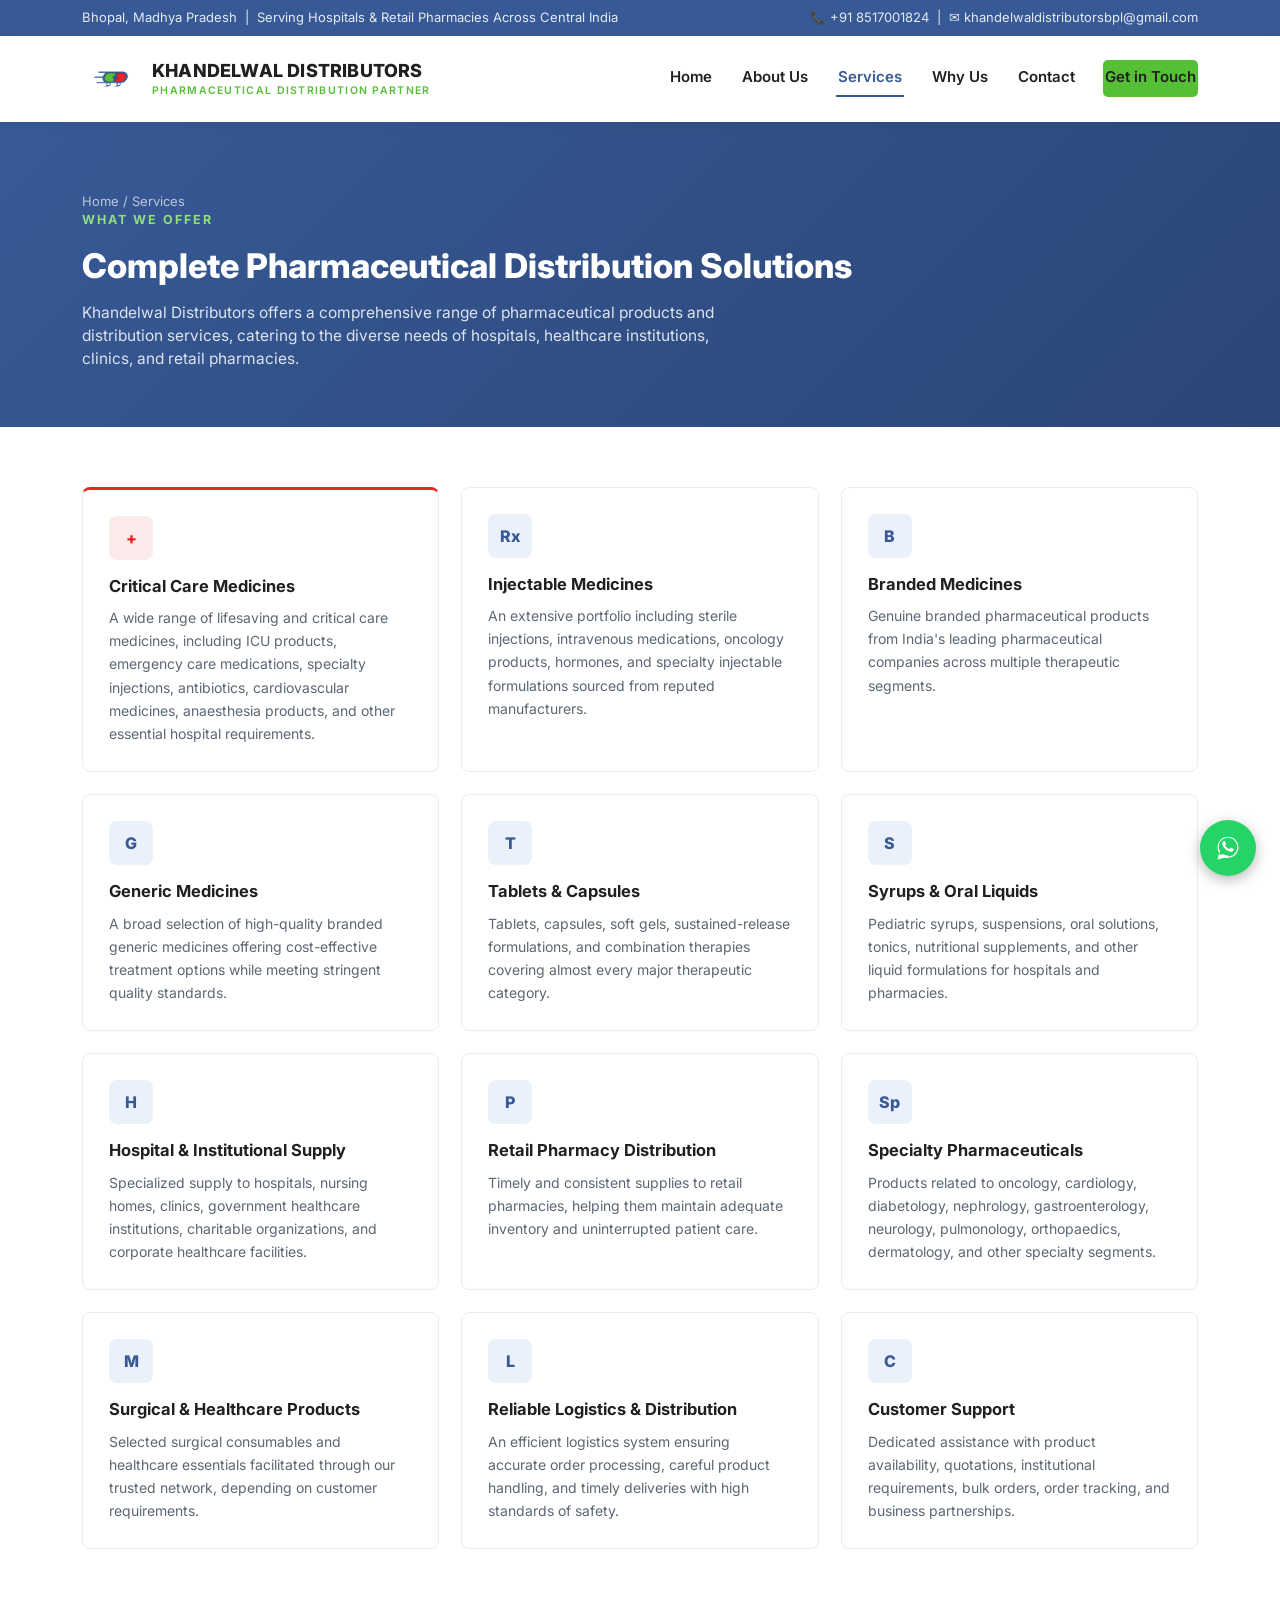
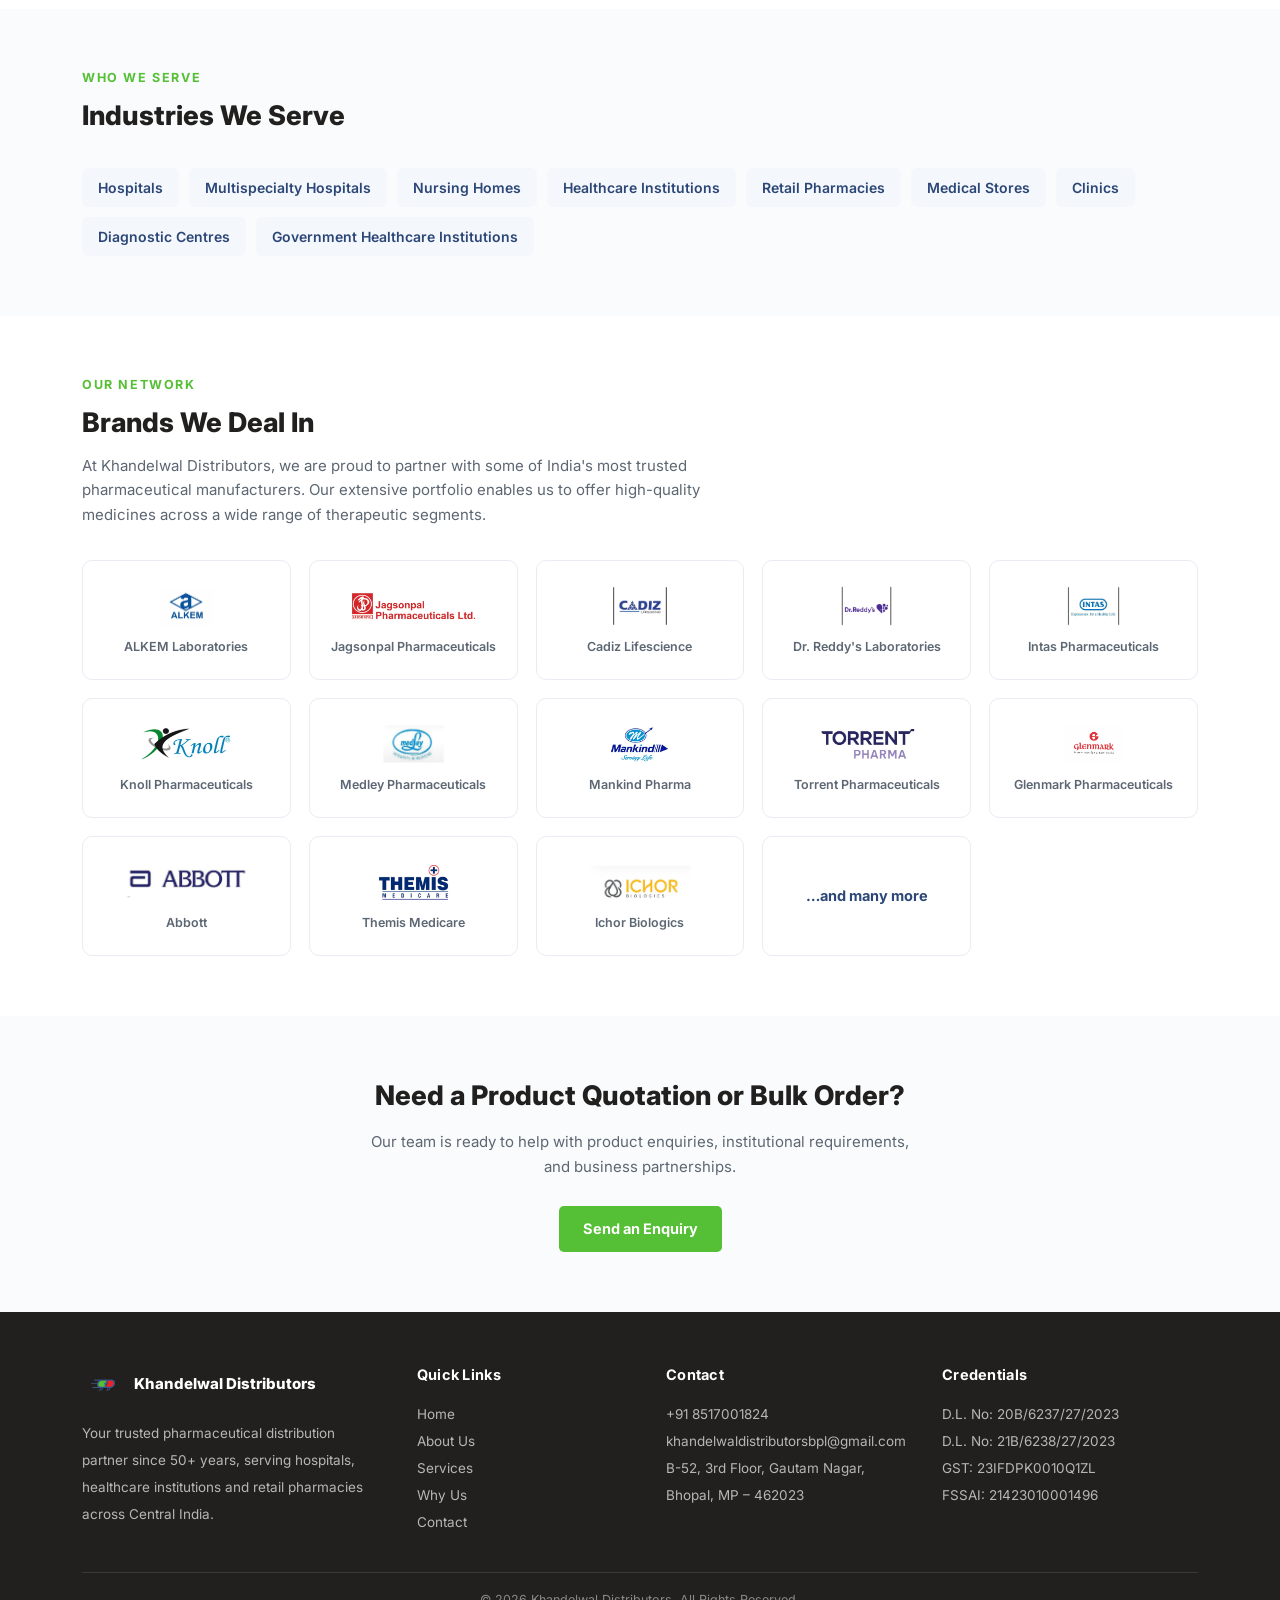
<file: services.html>
<!DOCTYPE html>
<html lang="en">
<head>
<meta charset="UTF-8">
<meta name="viewport" content="width=device-width, initial-scale=1.0">
<title>Services &amp; Products | Khandelwal Distributors - Critical Care Injections, Bhopal</title>
<meta name="description" content="Khandelwal Distributors supplies critical care injections, branded and generic medicines, tablets, syrups and specialty pharmaceuticals to hospitals and retail pharmacies across Central India.">
<link rel="canonical" href="https://www.khandelwaldistributors.in/services.html">
<meta property="og:type" content="website">
<meta property="og:title" content="Services &amp; Products | Khandelwal Distributors">
<meta property="og:description" content="Comprehensive pharmaceutical distribution solutions for hospitals, institutions and retail pharmacies.">
<meta property="og:image" content="https://www.khandelwaldistributors.in/assets/logo-solid.png">
<link rel="icon" href="assets/favicon-32.png" sizes="32x32" type="image/png">
<link rel="icon" href="assets/favicon-16.png" sizes="16x16" type="image/png">
<link rel="apple-touch-icon" href="assets/favicon-180.png">
<link rel="stylesheet" href="css/style.css">
<link rel="preconnect" href="https://fonts.googleapis.com">
<link href="https://fonts.googleapis.com/css2?family=Inter:wght@400;500;600;700;800&display=swap" rel="stylesheet">
</head>
<body>
<a href="#main" class="skip-link">Skip to content</a>

<div class="topbar">
  <div class="container">
    <span>Bhopal, Madhya Pradesh &nbsp;|&nbsp; Serving Hospitals &amp; Retail Pharmacies Across Central India</span>
    <span><a href="tel:+918517001824">📞 +91 8517001824</a> &nbsp;|&nbsp; <a href="mailto:khandelwaldistributorsbpl@gmail.com">✉ khandelwaldistributorsbpl@gmail.com</a></span>
  </div>
</div>

<header class="site-header">
  <div class="container">
    <a href="index.html" class="brand">
      <img src="assets/logo.png" alt="Khandelwal Distributors logo">
      <div class="name">KHANDELWAL DISTRIBUTORS<small>PHARMACEUTICAL DISTRIBUTION PARTNER</small></div>
    </a>
    <button class="nav-toggle" aria-label="Toggle menu">☰</button>
    <nav class="main-nav">
      <a href="index.html">Home</a>
      <a href="about.html">About Us</a>
      <a href="services.html" class="active">Services</a>
      <a href="why-us.html">Why Us</a>
      <a href="contact.html">Contact</a>
      <a href="contact.html" class="btn btn-primary">Get in Touch</a>
    </nav>
  </div>
</header>

<main id="main">

<section class="page-hero">
  <div class="container">
    <div class="breadcrumb"><a href="index.html">Home</a> / Services</div>
    <div class="eyebrow">What We Offer</div>
    <h1>Complete Pharmaceutical Distribution Solutions</h1>
    <p>Khandelwal Distributors offers a comprehensive range of pharmaceutical products and distribution services, catering to the diverse needs of hospitals, healthcare institutions, clinics, and retail pharmacies.</p>
  </div>
</section>

<section class="section">
  <div class="container">
    <div class="grid-3">
      <div class="card critical">
        <div class="icon">+</div>
        <h3>Critical Care Medicines</h3>
        <p>A wide range of lifesaving and critical care medicines, including ICU products, emergency care medications, specialty injections, antibiotics, cardiovascular medicines, anaesthesia products, and other essential hospital requirements.</p>
      </div>
      <div class="card">
        <div class="icon">Rx</div>
        <h3>Injectable Medicines</h3>
        <p>An extensive portfolio including sterile injections, intravenous medications, oncology products, hormones, and specialty injectable formulations sourced from reputed manufacturers.</p>
      </div>
      <div class="card">
        <div class="icon">B</div>
        <h3>Branded Medicines</h3>
        <p>Genuine branded pharmaceutical products from India's leading pharmaceutical companies across multiple therapeutic segments.</p>
      </div>
      <div class="card">
        <div class="icon">G</div>
        <h3>Generic Medicines</h3>
        <p>A broad selection of high-quality branded generic medicines offering cost-effective treatment options while meeting stringent quality standards.</p>
      </div>
      <div class="card">
        <div class="icon">T</div>
        <h3>Tablets &amp; Capsules</h3>
        <p>Tablets, capsules, soft gels, sustained-release formulations, and combination therapies covering almost every major therapeutic category.</p>
      </div>
      <div class="card">
        <div class="icon">S</div>
        <h3>Syrups &amp; Oral Liquids</h3>
        <p>Pediatric syrups, suspensions, oral solutions, tonics, nutritional supplements, and other liquid formulations for hospitals and pharmacies.</p>
      </div>
      <div class="card">
        <div class="icon">H</div>
        <h3>Hospital &amp; Institutional Supply</h3>
        <p>Specialized supply to hospitals, nursing homes, clinics, government healthcare institutions, charitable organizations, and corporate healthcare facilities.</p>
      </div>
      <div class="card">
        <div class="icon">P</div>
        <h3>Retail Pharmacy Distribution</h3>
        <p>Timely and consistent supplies to retail pharmacies, helping them maintain adequate inventory and uninterrupted patient care.</p>
      </div>
      <div class="card">
        <div class="icon">Sp</div>
        <h3>Specialty Pharmaceuticals</h3>
        <p>Products related to oncology, cardiology, diabetology, nephrology, gastroenterology, neurology, pulmonology, orthopaedics, dermatology, and other specialty segments.</p>
      </div>
      <div class="card">
        <div class="icon">M</div>
        <h3>Surgical &amp; Healthcare Products</h3>
        <p>Selected surgical consumables and healthcare essentials facilitated through our trusted network, depending on customer requirements.</p>
      </div>
      <div class="card">
        <div class="icon">L</div>
        <h3>Reliable Logistics &amp; Distribution</h3>
        <p>An efficient logistics system ensuring accurate order processing, careful product handling, and timely deliveries with high standards of safety.</p>
      </div>
      <div class="card">
        <div class="icon">C</div>
        <h3>Customer Support</h3>
        <p>Dedicated assistance with product availability, quotations, institutional requirements, bulk orders, order tracking, and business partnerships.</p>
      </div>
    </div>
  </div>
</section>

<section class="section alt">
  <div class="container">
    <div class="section-head left">
      <div class="eyebrow-sm">Who We Serve</div>
      <h2>Industries We Serve</h2>
    </div>
    <div class="tag-grid">
      <span class="tag">Hospitals</span>
      <span class="tag">Multispecialty Hospitals</span>
      <span class="tag">Nursing Homes</span>
      <span class="tag">Healthcare Institutions</span>
      <span class="tag">Retail Pharmacies</span>
      <span class="tag">Medical Stores</span>
      <span class="tag">Clinics</span>
      <span class="tag">Diagnostic Centres</span>
      <span class="tag">Government Healthcare Institutions</span>
    </div>
  </div>
</section>

<section class="section">
  <div class="container">
    <div class="section-head left">
      <div class="eyebrow-sm">Our Network</div>
      <h2>Brands We Deal In</h2>
      <div class="sub">At Khandelwal Distributors, we are proud to partner with some of India's most trusted pharmaceutical manufacturers. Our extensive portfolio enables us to offer high-quality medicines across a wide range of therapeutic segments.</div>
    </div>
    <div class="brand-grid">
      <div class="brand-tile"><img src="assets/brands/alkem.png" alt="ALKEM Laboratories logo"><span>ALKEM Laboratories</span></div>
      <div class="brand-tile"><img src="assets/brands/jagsonpal.png" alt="Jagsonpal Pharmaceuticals logo"><span>Jagsonpal Pharmaceuticals</span></div>
      <div class="brand-tile"><img src="assets/brands/cadiz.png" alt="Cadiz Lifescience logo"><span>Cadiz Lifescience</span></div>
      <div class="brand-tile"><img src="assets/brands/dr-reddys.png" alt="Dr. Reddy's Laboratories logo"><span>Dr. Reddy's Laboratories</span></div>
      <div class="brand-tile"><img src="assets/brands/intas.png" alt="Intas Pharmaceuticals logo"><span>Intas Pharmaceuticals</span></div>
      <div class="brand-tile"><img src="assets/brands/knoll.png" alt="Knoll Pharmaceuticals logo"><span>Knoll Pharmaceuticals</span></div>
      <div class="brand-tile"><img src="assets/brands/medley.png" alt="Medley Pharmaceuticals logo"><span>Medley Pharmaceuticals</span></div>
      <div class="brand-tile"><img src="assets/brands/mankind.png" alt="Mankind Pharma logo"><span>Mankind Pharma</span></div>
      <div class="brand-tile"><img src="assets/brands/torrent.png" alt="Torrent Pharmaceuticals logo"><span>Torrent Pharmaceuticals</span></div>
      <div class="brand-tile"><img src="assets/brands/glenmark.png" alt="Glenmark Pharmaceuticals logo"><span>Glenmark Pharmaceuticals</span></div>
      <div class="brand-tile"><img src="assets/brands/abbott.png" alt="Abbott logo"><span>Abbott</span></div>
      <div class="brand-tile"><img src="assets/brands/themis.png" alt="Themis Medicare logo"><span>Themis Medicare</span></div>
      <div class="brand-tile"><img src="assets/brands/ichor.png" alt="Ichor Biologics logo"><span>Ichor Biologics</span></div>
      <div class="brand-tile" style="justify-content:center;"><span style="font-size:14.5px;color:var(--blue-dark);font-weight:700;">…and many more</span></div>
    </div>
  </div>
</section>

<section class="section alt">
  <div class="container" style="text-align:center;">
    <h2 style="margin-bottom:14px;">Need a Product Quotation or Bulk Order?</h2>
    <p class="sub" style="max-width:560px;margin:0 auto 26px;">Our team is ready to help with product enquiries, institutional requirements, and business partnerships.</p>
    <a href="contact.html" class="btn btn-primary">Send an Enquiry</a>
  </div>
</section>

</main>

<footer class="site-footer">
  <div class="container">
    <div class="foot-grid">
      <div>
        <div class="foot-brand"><img src="assets/logo.png" alt="Khandelwal Distributors logo"><span>Khandelwal Distributors</span></div>
        <p>Your trusted pharmaceutical distribution partner since 50+ years, serving hospitals, healthcare institutions and retail pharmacies across Central India.</p>
      </div>
      <div>
        <h4>Quick Links</h4>
        <p><a href="index.html">Home</a><br><a href="about.html">About Us</a><br><a href="services.html">Services</a><br><a href="why-us.html">Why Us</a><br><a href="contact.html">Contact</a></p>
      </div>
      <div>
        <h4>Contact</h4>
        <p><a href="tel:+918517001824">+91 8517001824</a><br><a href="mailto:khandelwaldistributorsbpl@gmail.com">khandelwaldistributorsbpl@gmail.com</a><br>B-52, 3rd Floor, Gautam Nagar,<br>Bhopal, MP – 462023</p>
      </div>
      <div>
        <h4>Credentials</h4>
        <p>D.L. No: 20B/6237/27/2023<br>D.L. No: 21B/6238/27/2023<br>GST: 23IFDPK0010Q1ZL<br>FSSAI: 21423010001496</p>
      </div>
    </div>
    <div class="foot-bottom">© 2026 Khandelwal Distributors. All Rights Reserved.</div>
  </div>
</footer>

<a href="https://api.whatsapp.com/send?phone=918517001824&text=Hi%20Khandelwal%20Distributors%2C%20I%27d%20like%20to%20enquire%20about%20your%20products%2Fservices." class="whatsapp-float" aria-label="Chat on WhatsApp" target="_blank" rel="noopener">
  <svg viewBox="0 0 32 32" fill="white"><path d="M16.001 3C9.373 3 4 8.373 4 15c0 2.34.653 4.53 1.785 6.4L4 29l7.79-1.75A11.94 11.94 0 0 0 16 27c6.627 0 12-5.373 12-12S22.628 3 16.001 3zm0 21.6c-1.86 0-3.598-.5-5.09-1.37l-.365-.213-4.62 1.04 1.06-4.5-.24-.375A9.55 9.55 0 0 1 5.4 15c0-5.85 4.76-10.6 10.6-10.6 5.84 0 10.6 4.75 10.6 10.6s-4.76 10.6-10.6 10.6zm5.86-7.94c-.32-.16-1.9-.94-2.2-1.045-.295-.11-.51-.16-.725.16-.215.32-.83 1.045-1.02 1.26-.19.215-.375.24-.695.08-.32-.16-1.35-.5-2.57-1.585-.95-.845-1.59-1.89-1.78-2.21-.185-.32-.02-.49.14-.65.145-.145.32-.375.48-.565.16-.19.215-.32.32-.535.11-.215.055-.4-.025-.565-.08-.16-.725-1.745-.995-2.39-.26-.625-.53-.54-.725-.55-.19-.01-.405-.01-.62-.01a1.19 1.19 0 0 0-.865.4c-.295.32-1.135 1.11-1.135 2.7 0 1.6 1.165 3.14 1.325 3.355.16.215 2.29 3.495 5.545 4.9.775.335 1.38.535 1.85.685.775.245 1.48.21 2.04.13.62-.095 1.9-.775 2.17-1.525.27-.75.27-1.39.19-1.525-.08-.135-.295-.215-.615-.375z"/></svg>
</a>

<script src="assets/main.js"></script>
</body>
</html>
</file>
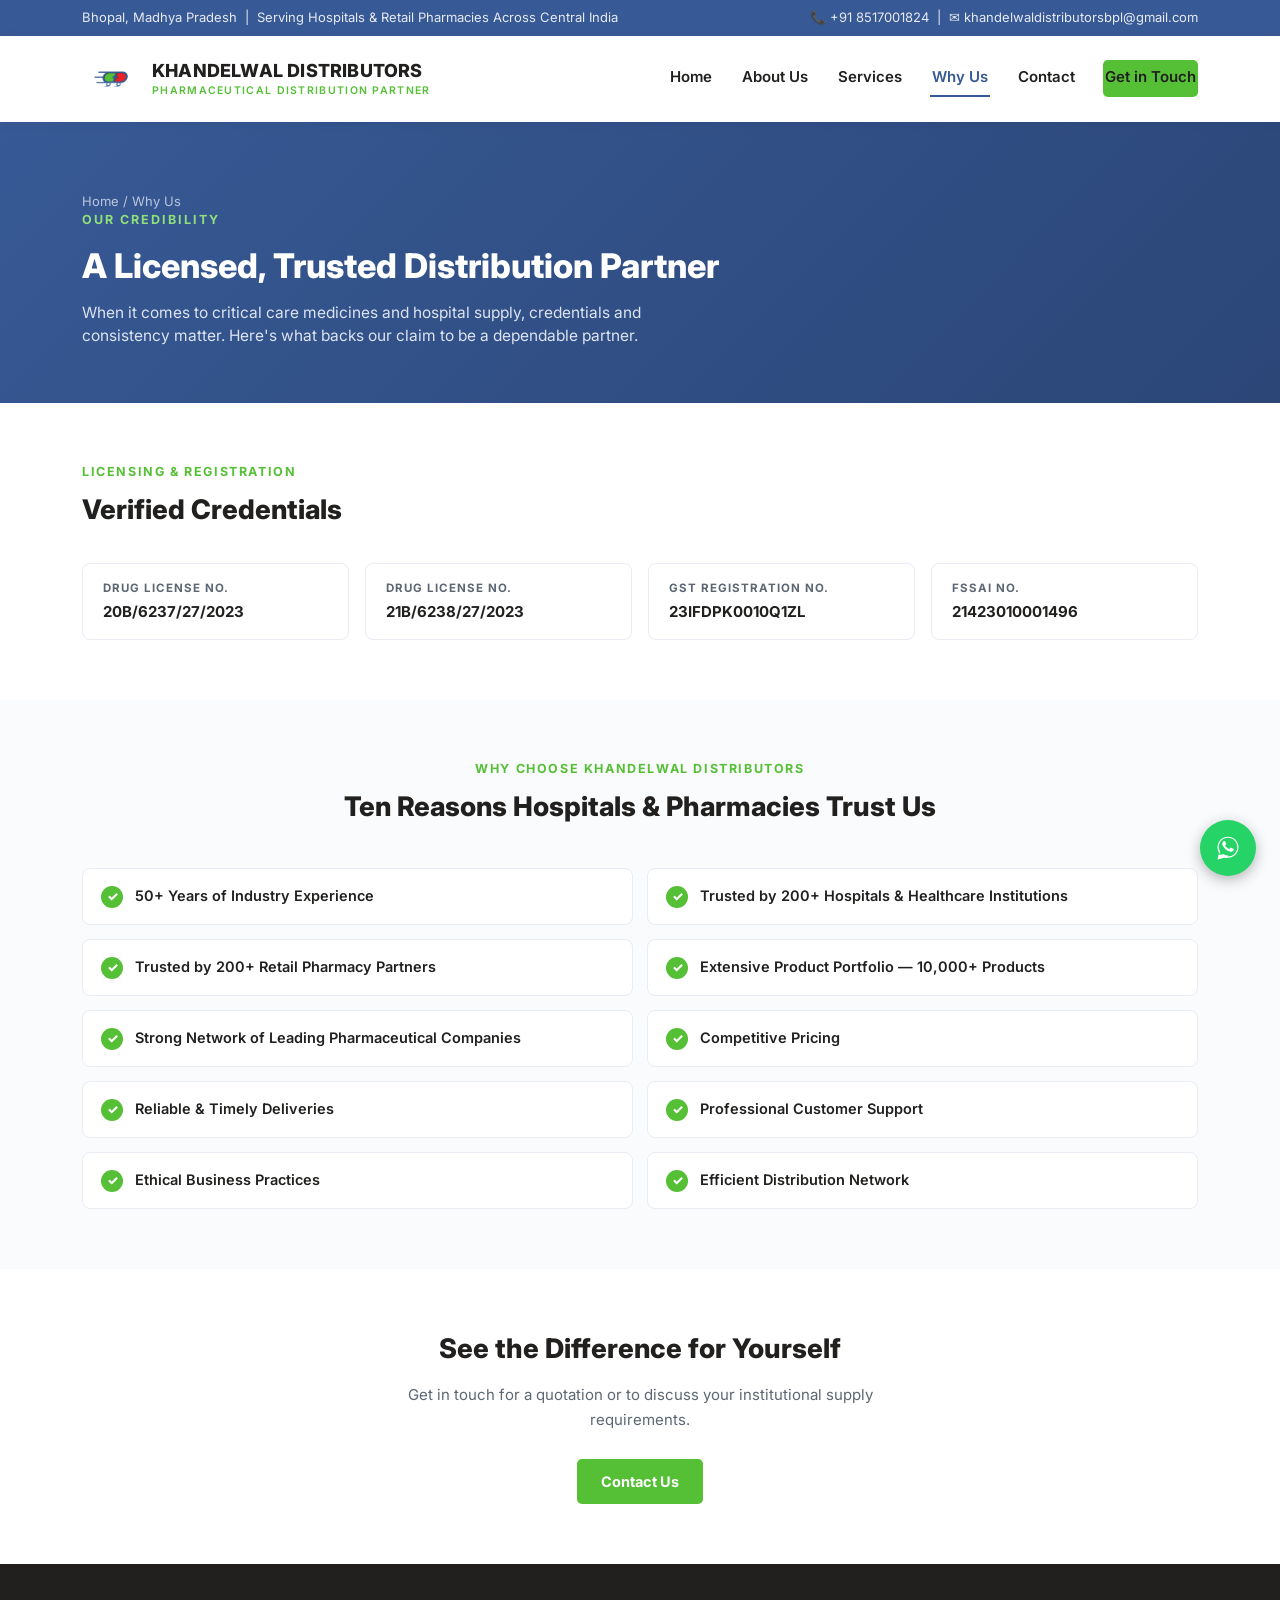
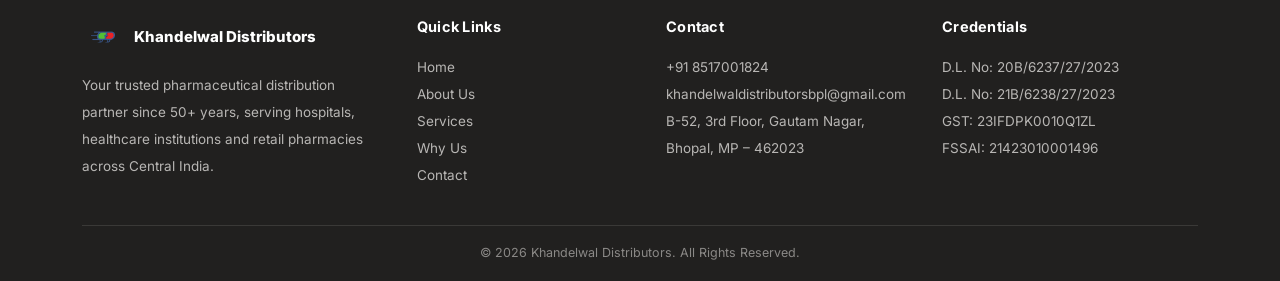
<file: why-us.html>
<!DOCTYPE html>
<html lang="en">
<head>
<meta charset="UTF-8">
<meta name="viewport" content="width=device-width, initial-scale=1.0">
<title>Why Choose Us | Khandelwal Distributors - Bhopal</title>
<meta name="description" content="Discover why 200+ hospitals and 200+ retail pharmacies trust Khandelwal Distributors for reliable, licensed pharmaceutical distribution across Central India.">
<link rel="canonical" href="https://www.khandelwaldistributors.in/why-us.html">
<meta property="og:type" content="website">
<meta property="og:title" content="Why Choose Us | Khandelwal Distributors">
<meta property="og:description" content="Licensed, reliable, and trusted by 200+ hospitals and retail pharmacies across Central India.">
<meta property="og:image" content="https://www.khandelwaldistributors.in/assets/logo-solid.png">
<link rel="icon" href="assets/favicon-32.png" sizes="32x32" type="image/png">
<link rel="icon" href="assets/favicon-16.png" sizes="16x16" type="image/png">
<link rel="apple-touch-icon" href="assets/favicon-180.png">
<link rel="stylesheet" href="css/style.css">
<link rel="preconnect" href="https://fonts.googleapis.com">
<link href="https://fonts.googleapis.com/css2?family=Inter:wght@400;500;600;700;800&display=swap" rel="stylesheet">
</head>
<body>
<a href="#main" class="skip-link">Skip to content</a>

<div class="topbar">
  <div class="container">
    <span>Bhopal, Madhya Pradesh &nbsp;|&nbsp; Serving Hospitals &amp; Retail Pharmacies Across Central India</span>
    <span><a href="tel:+918517001824">📞 +91 8517001824</a> &nbsp;|&nbsp; <a href="mailto:khandelwaldistributorsbpl@gmail.com">✉ khandelwaldistributorsbpl@gmail.com</a></span>
  </div>
</div>

<header class="site-header">
  <div class="container">
    <a href="index.html" class="brand">
      <img src="assets/logo.png" alt="Khandelwal Distributors logo">
      <div class="name">KHANDELWAL DISTRIBUTORS<small>PHARMACEUTICAL DISTRIBUTION PARTNER</small></div>
    </a>
    <button class="nav-toggle" aria-label="Toggle menu">☰</button>
    <nav class="main-nav">
      <a href="index.html">Home</a>
      <a href="about.html">About Us</a>
      <a href="services.html">Services</a>
      <a href="why-us.html" class="active">Why Us</a>
      <a href="contact.html">Contact</a>
      <a href="contact.html" class="btn btn-primary">Get in Touch</a>
    </nav>
  </div>
</header>

<main id="main">

<section class="page-hero">
  <div class="container">
    <div class="breadcrumb"><a href="index.html">Home</a> / Why Us</div>
    <div class="eyebrow">Our Credibility</div>
    <h1>A Licensed, Trusted Distribution Partner</h1>
    <p>When it comes to critical care medicines and hospital supply, credentials and consistency matter. Here's what backs our claim to be a dependable partner.</p>
  </div>
</section>

<section class="section">
  <div class="container">
    <div class="section-head left">
      <div class="eyebrow-sm">Licensing &amp; Registration</div>
      <h2>Verified Credentials</h2>
    </div>
    <div class="cred-strip">
      <div class="cred-badge"><div class="label">Drug License No.</div><div class="value">20B/6237/27/2023</div></div>
      <div class="cred-badge"><div class="label">Drug License No.</div><div class="value">21B/6238/27/2023</div></div>
      <div class="cred-badge"><div class="label">GST Registration No.</div><div class="value">23IFDPK0010Q1ZL</div></div>
      <div class="cred-badge"><div class="label">FSSAI No.</div><div class="value">21423010001496</div></div>
    </div>
  </div>
</section>

<section class="section alt">
  <div class="container">
    <div class="section-head">
      <div class="eyebrow-sm">Why Choose Khandelwal Distributors</div>
      <h2>Ten Reasons Hospitals &amp; Pharmacies Trust Us</h2>
    </div>
    <div class="check-grid">
      <div class="check-item"><div class="tick">✓</div><p>50+ Years of Industry Experience</p></div>
      <div class="check-item"><div class="tick">✓</div><p>Trusted by 200+ Hospitals &amp; Healthcare Institutions</p></div>
      <div class="check-item"><div class="tick">✓</div><p>Trusted by 200+ Retail Pharmacy Partners</p></div>
      <div class="check-item"><div class="tick">✓</div><p>Extensive Product Portfolio — 10,000+ Products</p></div>
      <div class="check-item"><div class="tick">✓</div><p>Strong Network of Leading Pharmaceutical Companies</p></div>
      <div class="check-item"><div class="tick">✓</div><p>Competitive Pricing</p></div>
      <div class="check-item"><div class="tick">✓</div><p>Reliable &amp; Timely Deliveries</p></div>
      <div class="check-item"><div class="tick">✓</div><p>Professional Customer Support</p></div>
      <div class="check-item"><div class="tick">✓</div><p>Ethical Business Practices</p></div>
      <div class="check-item"><div class="tick">✓</div><p>Efficient Distribution Network</p></div>
    </div>
  </div>
</section>

<section class="section">
  <div class="container" style="text-align:center;">
    <h2 style="margin-bottom:14px;">See the Difference for Yourself</h2>
    <p class="sub" style="max-width:560px;margin:0 auto 26px;">Get in touch for a quotation or to discuss your institutional supply requirements.</p>
    <a href="contact.html" class="btn btn-primary">Contact Us</a>
  </div>
</section>

</main>

<footer class="site-footer">
  <div class="container">
    <div class="foot-grid">
      <div>
        <div class="foot-brand"><img src="assets/logo.png" alt="Khandelwal Distributors logo"><span>Khandelwal Distributors</span></div>
        <p>Your trusted pharmaceutical distribution partner since 50+ years, serving hospitals, healthcare institutions and retail pharmacies across Central India.</p>
      </div>
      <div>
        <h4>Quick Links</h4>
        <p><a href="index.html">Home</a><br><a href="about.html">About Us</a><br><a href="services.html">Services</a><br><a href="why-us.html">Why Us</a><br><a href="contact.html">Contact</a></p>
      </div>
      <div>
        <h4>Contact</h4>
        <p><a href="tel:+918517001824">+91 8517001824</a><br><a href="mailto:khandelwaldistributorsbpl@gmail.com">khandelwaldistributorsbpl@gmail.com</a><br>B-52, 3rd Floor, Gautam Nagar,<br>Bhopal, MP – 462023</p>
      </div>
      <div>
        <h4>Credentials</h4>
        <p>D.L. No: 20B/6237/27/2023<br>D.L. No: 21B/6238/27/2023<br>GST: 23IFDPK0010Q1ZL<br>FSSAI: 21423010001496</p>
      </div>
    </div>
    <div class="foot-bottom">© 2026 Khandelwal Distributors. All Rights Reserved.</div>
  </div>
</footer>

<a href="https://api.whatsapp.com/send?phone=918517001824&text=Hi%20Khandelwal%20Distributors%2C%20I%27d%20like%20to%20enquire%20about%20your%20products%2Fservices." class="whatsapp-float" aria-label="Chat on WhatsApp" target="_blank" rel="noopener">
  <svg viewBox="0 0 32 32" fill="white"><path d="M16.001 3C9.373 3 4 8.373 4 15c0 2.34.653 4.53 1.785 6.4L4 29l7.79-1.75A11.94 11.94 0 0 0 16 27c6.627 0 12-5.373 12-12S22.628 3 16.001 3zm0 21.6c-1.86 0-3.598-.5-5.09-1.37l-.365-.213-4.62 1.04 1.06-4.5-.24-.375A9.55 9.55 0 0 1 5.4 15c0-5.85 4.76-10.6 10.6-10.6 5.84 0 10.6 4.75 10.6 10.6s-4.76 10.6-10.6 10.6zm5.86-7.94c-.32-.16-1.9-.94-2.2-1.045-.295-.11-.51-.16-.725.16-.215.32-.83 1.045-1.02 1.26-.19.215-.375.24-.695.08-.32-.16-1.35-.5-2.57-1.585-.95-.845-1.59-1.89-1.78-2.21-.185-.32-.02-.49.14-.65.145-.145.32-.375.48-.565.16-.19.215-.32.32-.535.11-.215.055-.4-.025-.565-.08-.16-.725-1.745-.995-2.39-.26-.625-.53-.54-.725-.55-.19-.01-.405-.01-.62-.01a1.19 1.19 0 0 0-.865.4c-.295.32-1.135 1.11-1.135 2.7 0 1.6 1.165 3.14 1.325 3.355.16.215 2.29 3.495 5.545 4.9.775.335 1.38.535 1.85.685.775.245 1.48.21 2.04.13.62-.095 1.9-.775 2.17-1.525.27-.75.27-1.39.19-1.525-.08-.135-.295-.215-.615-.375z"/></svg>
</a>

<script src="assets/main.js"></script>
</body>
</html>
</file>
<file: css/style.css>
/* Khandelwal Distributors - Shared Stylesheet */
:root{
  --blue:#375995;
  --blue-dark:#2b4677;
  --green:#55bf35;
  --green-light:#8fe07a;
  --red:#eb2326;
  --ink:#21201f;
  --gray:#5c6773;
  --line:#E9ECF2;
  --bg-alt:#FAFBFD;
  --bg-strip:#F4F7FB;
}
*{margin:0;padding:0;box-sizing:border-box;}
html{scroll-behavior:smooth;overflow-x:hidden;}
body{font-family:'Inter',-apple-system,'Segoe UI',Arial,sans-serif;background:#fff;color:var(--ink);line-height:1.5;overflow-x:hidden;width:100%;}
a{text-decoration:none;color:inherit;}
img{max-width:100%;display:block;}
ul{list-style:none;}
.container{max-width:1180px;margin:0 auto;padding:0 32px;}

/* Skip link for accessibility */
.skip-link{position:absolute;left:-999px;top:0;background:var(--blue);color:#fff;padding:10px 16px;z-index:1000;}
.skip-link:focus{left:10px;top:10px;}

/* Top bar */
.topbar{background:var(--blue);color:#E6EAF2;font-size:13px;}
.topbar .container{display:flex;justify-content:space-between;align-items:center;padding-top:8px;padding-bottom:8px;flex-wrap:wrap;gap:6px;}
.topbar a{color:#E6EAF2;}
.topbar a:hover{color:var(--green-light);}

/* Header */
header.site-header{background:#fff;box-shadow:0 2px 10px rgba(0,0,0,0.06);position:sticky;top:0;z-index:100;}
header.site-header .container{display:flex;justify-content:space-between;align-items:center;padding-top:14px;padding-bottom:14px;}
.brand{display:flex;align-items:center;gap:12px;}
.brand img{height:58px;width:auto;}
.brand .name{font-size:18px;font-weight:800;color:var(--ink);line-height:1.25;letter-spacing:0.2px;}
.brand .name small{display:block;font-size:10.5px;font-weight:600;color:var(--green);letter-spacing:1.3px;margin-top:2px;}
nav.main-nav{display:flex;align-items:center;gap:26px;}
nav.main-nav a{font-size:15px;font-weight:600;color:var(--ink);padding:6px 2px;border-bottom:2px solid transparent;}
nav.main-nav a:hover,nav.main-nav a.active{color:var(--blue);border-bottom-color:var(--blue);}
.btn{display:inline-block;padding:12px 24px;border-radius:5px;font-weight:700;font-size:14.5px;}
.btn-primary{background:var(--green);color:#fff;}
.btn-primary:hover{background:#48a52c;}
.btn-outline{border:1.5px solid var(--blue);color:var(--blue);}
.btn-outline:hover{background:var(--blue);color:#fff;}
.btn-ghost-light{border:1.5px solid rgba(255,255,255,0.55);color:#fff;}
.btn-ghost-light:hover{background:rgba(255,255,255,0.12);}

/* Page hero (inner pages) */
.page-hero{background:linear-gradient(135deg,var(--blue) 0%,var(--blue-dark) 100%);color:#fff;padding:56px 0;}
.page-hero .eyebrow{color:var(--green-light);font-size:12.5px;font-weight:700;letter-spacing:2px;text-transform:uppercase;margin-bottom:10px;}
.page-hero h1{font-size:34px;font-weight:800;margin-bottom:10px;}
.page-hero p{color:#DCE4F0;font-size:15.5px;max-width:640px;}
.breadcrumb{font-size:13px;color:#B9C6DF;margin-top:14px;}
.breadcrumb a{color:#B9C6DF;}
.breadcrumb a:hover{color:#fff;}

/* Home hero */
.home-hero{background:linear-gradient(135deg,var(--blue) 0%,var(--blue-dark) 100%);color:#fff;padding:74px 0;}
.home-hero .container{display:flex;align-items:center;justify-content:space-between;gap:40px;}
.home-hero-text{max-width:600px;}
.home-hero .eyebrow{color:var(--green-light);font-size:13px;font-weight:700;letter-spacing:2px;text-transform:uppercase;margin-bottom:16px;}
.home-hero h1{font-size:40px;line-height:1.22;font-weight:800;margin-bottom:16px;}
.home-hero p{color:#DCE4F0;font-size:16px;line-height:1.7;margin-bottom:28px;}
.hero-actions .btn{margin-right:12px;}
.hero-stats{display:flex;flex-direction:column;gap:16px;background:rgba(255,255,255,0.08);border:1px solid rgba(255,255,255,0.18);border-radius:10px;padding:26px 30px;min-width:230px;}
.hero-stats .stat b{font-size:24px;color:var(--green-light);display:block;}
.hero-stats .stat span{font-size:13px;color:#DCE4F0;}

/* Reach banner (icon-tile stat banner) */
.reach-banner{background:#fff;padding:60px 0;text-align:center;position:relative;}
.reach-banner .eyebrow-sm{justify-content:center;}
.reach-banner h2{font-size:28px;font-weight:800;margin-bottom:6px;}
.reach-banner h2 span{color:var(--green);}
.reach-banner .sub{max-width:600px;margin:0 auto 44px;}
.reach-grid{display:grid;grid-template-columns:repeat(4,1fr);gap:26px;}
.reach-tile{display:flex;flex-direction:column;align-items:center;}
.reach-icon{width:64px;height:64px;border-radius:14px;background:var(--bg-strip);display:flex;align-items:center;justify-content:center;margin-bottom:16px;font-size:26px;}
.reach-tile b{font-size:30px;color:var(--blue);font-weight:800;display:block;}
.reach-tile span{font-size:13px;color:var(--gray);font-weight:600;letter-spacing:0.3px;text-transform:uppercase;margin-top:4px;}

/* Stats strip */
.stats-strip{background:var(--bg-strip);padding:34px 0;}
.stats-strip .container{display:flex;justify-content:space-between;text-align:center;flex-wrap:wrap;gap:20px;}
.stats-strip .stat{flex:1;min-width:130px;}
.stats-strip .stat b{font-size:26px;color:var(--blue);display:block;}
.stats-strip .stat span{font-size:12.5px;color:var(--gray);}

/* Sections */
.section{padding:60px 0;}
.section.alt{background:var(--bg-alt);}
.section-head{max-width:680px;margin:0 auto 40px;text-align:center;}
.section-head.left{margin:0 0 32px;text-align:left;}
.eyebrow-sm{color:var(--green);font-size:12.5px;font-weight:700;letter-spacing:1.6px;text-transform:uppercase;margin-bottom:8px;}
.section h2{font-size:27px;font-weight:800;color:var(--ink);margin-bottom:10px;}
.section .sub{color:var(--gray);font-size:15px;line-height:1.65;}

/* Grid / cards */
.grid-3{display:grid;grid-template-columns:repeat(3,1fr);gap:22px;}
.grid-2{display:grid;grid-template-columns:repeat(2,1fr);gap:22px;}
.card{background:#fff;border:1px solid var(--line);border-radius:8px;padding:26px;}
.card .icon{width:44px;height:44px;border-radius:8px;background:#EAF1FB;color:var(--blue);display:flex;align-items:center;justify-content:center;font-weight:800;font-size:16px;margin-bottom:14px;}
.card.critical{border-top:3px solid var(--red);}
.card.critical .icon{background:#FBEAEA;color:var(--red);}
.card h3{font-size:16.5px;margin-bottom:8px;}
.card p{font-size:14px;color:var(--gray);line-height:1.65;}

/* Checklist / why-us bullets */
.check-grid{display:grid;grid-template-columns:repeat(2,1fr);gap:14px;}
.check-item{display:flex;gap:12px;align-items:flex-start;background:#fff;border:1px solid var(--line);border-radius:8px;padding:16px 18px;}
.check-item .tick{width:22px;height:22px;border-radius:50%;background:var(--green);color:#fff;font-size:13px;font-weight:800;display:flex;align-items:center;justify-content:center;flex-shrink:0;margin-top:1px;}
.check-item p{font-size:14.5px;font-weight:600;color:var(--ink);}

/* Credential badges */
.cred-strip{display:flex;gap:16px;flex-wrap:wrap;}
.cred-badge{background:#fff;border:1px solid var(--line);border-radius:8px;padding:16px 20px;flex:1;min-width:220px;}
.cred-badge .label{font-size:11.5px;color:var(--gray);text-transform:uppercase;letter-spacing:1px;font-weight:700;margin-bottom:4px;}
.cred-badge .value{font-size:15px;font-weight:700;color:var(--ink);}

/* Brand/company chips */
.brand-chips{display:flex;flex-wrap:wrap;gap:12px;}
.brand-chip{background:#fff;border:1px solid var(--line);border-radius:24px;padding:10px 20px;font-size:14px;font-weight:600;color:var(--blue-dark);}

/* Brand logo tiles */
.brand-grid{display:grid;grid-template-columns:repeat(5,1fr);gap:18px;}
.brand-tile{background:#fff;border:1px solid var(--line);border-radius:10px;padding:18px 14px;display:flex;flex-direction:column;align-items:center;justify-content:center;text-align:center;min-height:120px;transition:box-shadow 0.2s,border-color 0.2s;}
.brand-tile:hover{box-shadow:0 6px 18px rgba(0,0,0,0.08);border-color:#D7DEE8;}
.brand-tile img{max-height:44px;max-width:100%;object-fit:contain;margin-bottom:10px;}
.brand-tile span{font-size:12.5px;font-weight:600;color:var(--gray);}
@media (max-width:900px){.brand-grid{grid-template-columns:repeat(3,1fr);}}
@media (max-width:560px){.brand-grid{grid-template-columns:repeat(2,1fr);}}

/* Industries */
.tag-grid{display:flex;flex-wrap:wrap;gap:10px;}
.tag{background:var(--bg-strip);color:var(--blue-dark);border-radius:6px;padding:9px 16px;font-size:14px;font-weight:600;}

/* Contact */
.contact-grid{display:grid;grid-template-columns:1fr 1fr;gap:36px;align-items:start;}
.info-block{background:#fff;border:1px solid var(--line);border-radius:10px;padding:28px;margin-bottom:20px;}
.info-block h3{font-size:14px;color:var(--gray);text-transform:uppercase;letter-spacing:1px;margin-bottom:8px;}
.info-block .big{font-size:17px;font-weight:700;color:var(--ink);}
.hours-row{display:flex;justify-content:space-between;font-size:14.5px;padding:6px 0;border-bottom:1px solid var(--line);}
.hours-row:last-child{border-bottom:none;}
form.enquiry input,form.enquiry textarea,form.enquiry select{width:100%;padding:12px 14px;border:1.5px solid var(--line);border-radius:6px;font-family:inherit;font-size:14.5px;margin-bottom:14px;}
form.enquiry label{font-size:13px;font-weight:700;color:var(--ink);display:block;margin-bottom:6px;}
form.enquiry textarea{resize:vertical;min-height:110px;}
.map-embed{border-radius:10px;overflow:hidden;border:1px solid var(--line);margin-top:20px;}
.map-embed iframe{width:100%;height:280px;border:0;display:block;}

/* Footer */
footer.site-footer{background:var(--ink);color:#B8B6B4;padding:52px 0 0;}
.foot-grid{display:grid;grid-template-columns:1.4fr 1fr 1fr 1.2fr;gap:36px;padding-bottom:36px;}
.foot-grid h4{color:#fff;font-size:14.5px;margin-bottom:16px;letter-spacing:0.3px;}
.foot-grid p,.foot-grid a{font-size:13.5px;line-height:2;color:#B8B6B4;}
.foot-grid a:hover{color:var(--green-light);}
.foot-brand{display:flex;align-items:center;gap:10px;margin-bottom:14px;}
.foot-brand img{height:42px;}
.foot-brand span{color:#fff;font-weight:800;font-size:15px;}
.foot-bottom{border-top:1px solid #3A3937;padding:18px 0;font-size:12.5px;text-align:center;color:#8A8886;}
.foot-bottom a{color:#8A8886;}

/* WhatsApp float */
.whatsapp-float{position:fixed;bottom:24px;right:24px;background:#25D366;color:#fff;width:56px;height:56px;border-radius:50%;display:flex;align-items:center;justify-content:center;box-shadow:0 4px 14px rgba(0,0,0,0.28);z-index:200;font-size:0;}
.whatsapp-float svg{width:28px;height:28px;}

/* Mobile nav toggle */
.nav-toggle{display:none;background:none;border:none;font-size:26px;color:var(--ink);cursor:pointer;}

/* Responsive */
@media (max-width:900px){
  .home-hero .container{flex-direction:column;align-items:flex-start;}
  .grid-3{grid-template-columns:1fr;}
  .grid-2{grid-template-columns:1fr;}
  .check-grid{grid-template-columns:1fr;}
  .contact-grid{grid-template-columns:1fr;}
  .foot-grid{grid-template-columns:1fr 1fr;}
  .reach-grid{grid-template-columns:repeat(2,1fr);}
  nav.main-nav{position:fixed;top:0;right:-100%;height:100vh;width:78%;max-width:320px;background:#fff;flex-direction:column;align-items:flex-start;padding:90px 30px;box-shadow:-4px 0 20px rgba(0,0,0,0.15);transition:right 0.3s ease;gap:22px;}
  nav.main-nav.open{right:0;}
  .nav-toggle{display:block;}
  .topbar .container{flex-direction:column;align-items:flex-start;}
}
@media (max-width:560px){
  .foot-grid{grid-template-columns:1fr;}
  .home-hero h1{font-size:30px;}
  .page-hero h1{font-size:26px;}
  .reach-grid{grid-template-columns:1fr 1fr;gap:18px;}
  .cred-badge{min-width:0;flex:1 1 45%;}
  .hero-stats{min-width:0;width:100%;}
}

/* Reduced motion */
@media (prefers-reduced-motion: reduce){
  html{scroll-behavior:auto;}
  *{transition:none !important;}
}

/* Focus visibility */
a:focus-visible,button:focus-visible,input:focus-visible,textarea:focus-visible{outline:2px solid var(--blue);outline-offset:2px;}
</file>
